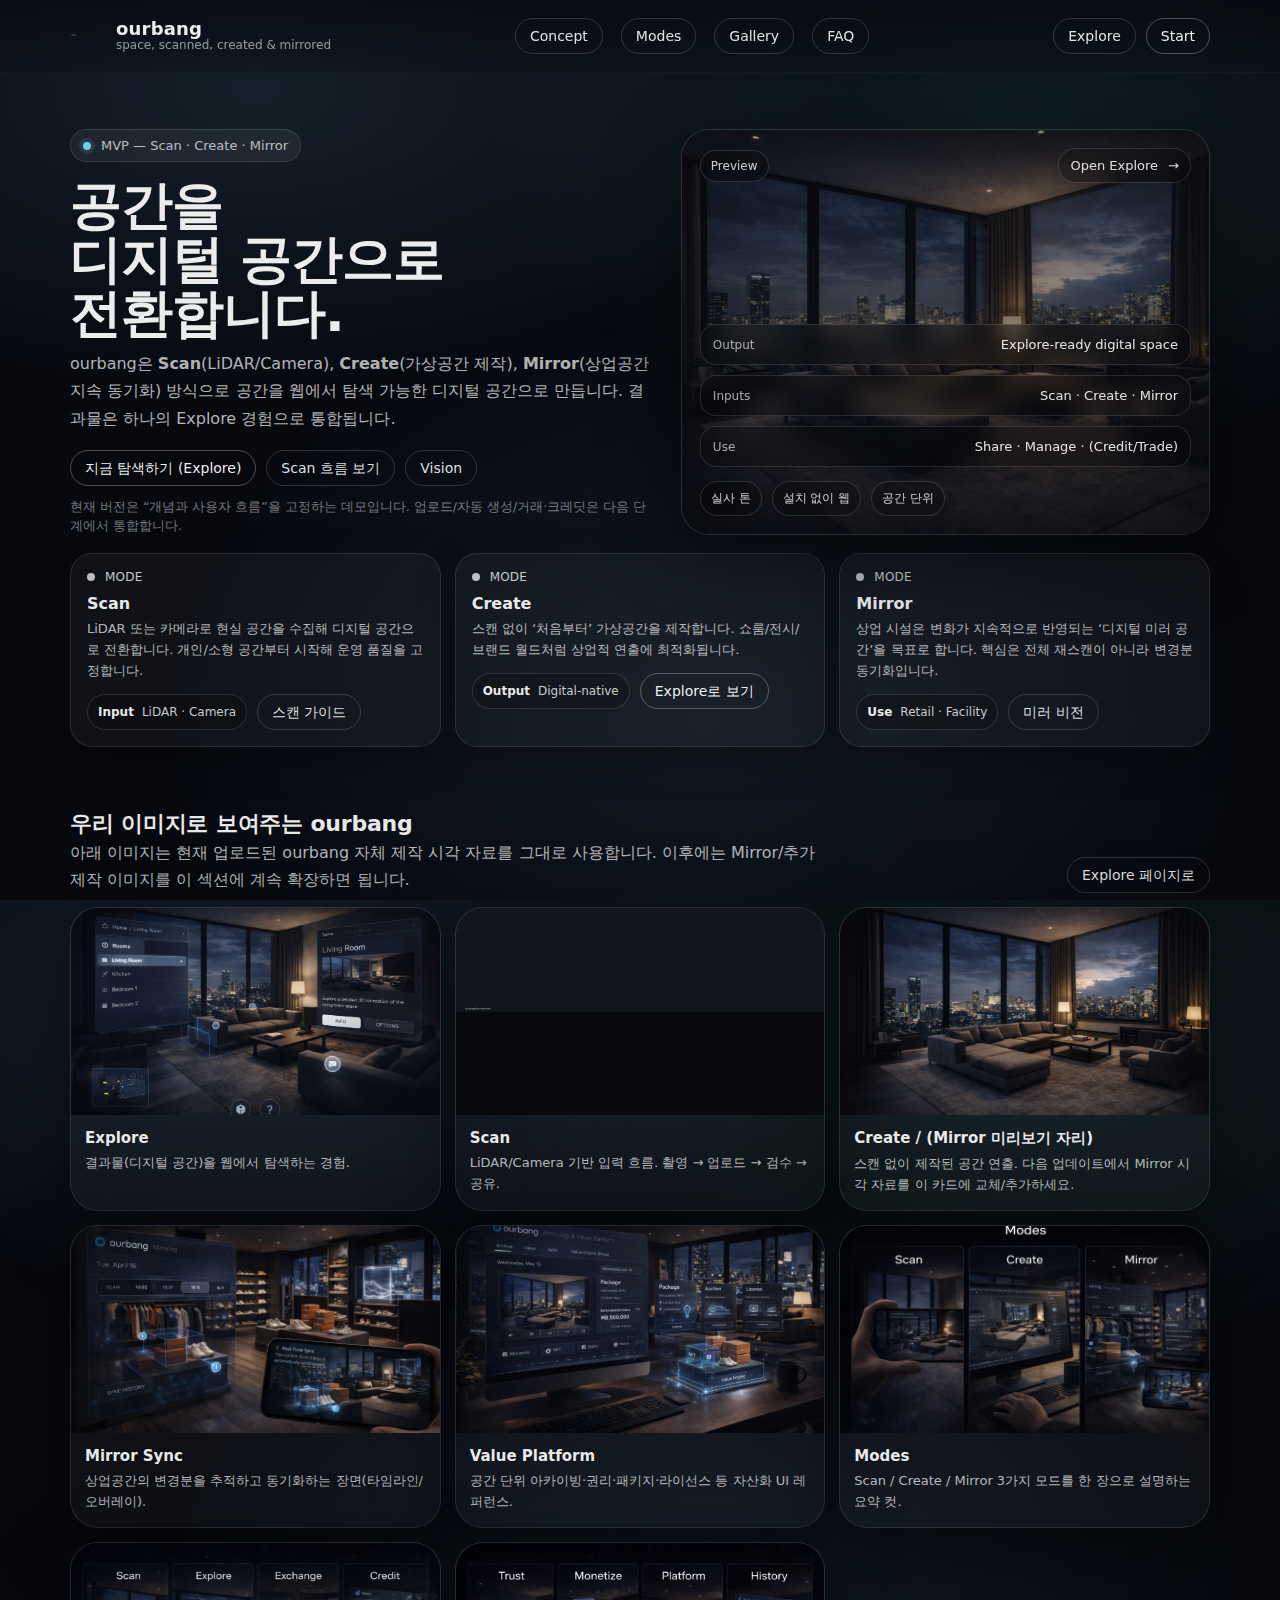
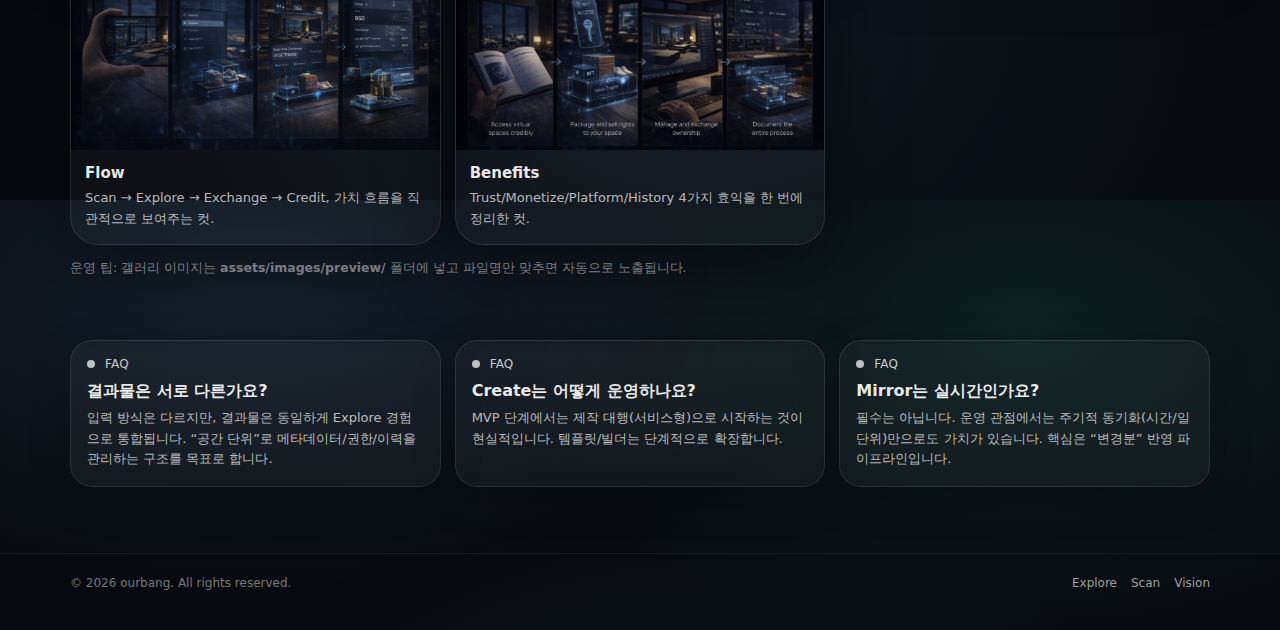
<file: index.html>
<!doctype html>
<html lang="ko">
<head>
  <meta charset="utf-8" />
  <meta name="viewport" content="width=device-width,initial-scale=1" />
  <title>ourbang — space, scanned, created &amp; mirrored</title>
  <meta name="description" content="ourbang은 Scan(LiDAR/Camera), Create(가상공간 제작), Mirror(지속 동기화) 방식으로 공간을 웹에서 탐색 가능한 디지털 공간으로 전환합니다." />

  <!-- Open Graph -->
  <meta property="og:title" content="ourbang" />
  <meta property="og:description" content="Scan · Create · Mirror — 공간을 디지털 자산으로" />
  <meta property="og:type" content="website" />
  <meta property="og:image" content="assets/images/og/og-cover.jpg" />
  <meta name="twitter:card" content="summary_large_image" />

  <!-- Favicon -->
  <link rel="icon" href="assets/images/brand/favicon.png" />

  <!-- Preload key images (optional) -->
  <link rel="preload" as="image" href="assets/images/preview/hero-room.jpg" />
  <link rel="preload" as="image" href="assets/images/preview/explore-shot.jpg" />
  <link rel="preload" as="image" href="assets/images/preview/scan-shot.jpg" />

  <style>
    :root{
      --bg:#07090f;
      --panel: rgba(255,255,255,.06);
      --text: rgba(255,255,255,.92);
      --muted: rgba(255,255,255,.70);
      --muted2: rgba(255,255,255,.55);
      --brand: #7cc6ff;
      --brand2:#4ee0c2;
      --shadow: 0 20px 80px rgba(0,0,0,.45);
      --radius: 22px;
      --radius2: 28px;
      --max: 1180px;
    }
    *{box-sizing:border-box}
    html,body{height:100%}
    body{
      margin:0;
      font-family: ui-sans-serif, system-ui, -apple-system, "Segoe UI", Roboto, "Noto Sans KR", "Apple SD Gothic Neo", sans-serif;
      color: var(--text);
      background:
        radial-gradient(1000px 500px at 20% 10%, rgba(124,198,255,.12), transparent 60%),
        radial-gradient(900px 520px at 80% 15%, rgba(78,224,194,.10), transparent 60%),
        radial-gradient(900px 700px at 55% 80%, rgba(124,198,255,.08), transparent 60%),
        var(--bg);
      overflow-x:hidden;
    }
    a{color:inherit; text-decoration:none}
    .wrap{max-width:var(--max); margin:0 auto; padding:0 20px}

    /* Top bar */
    .topbar{
      position: sticky; top:0; z-index: 20;
      backdrop-filter: blur(14px);
      background: linear-gradient(to bottom, rgba(7,9,15,.72), rgba(7,9,15,.22));
      border-bottom: 1px solid rgba(255,255,255,.06);
    }
    .nav{display:flex; align-items:center; justify-content:space-between; height:72px}
    .brand{display:flex; align-items:center; gap:12px; min-width:220px}
    .brand img{width:34px; height:34px; object-fit:contain; filter: drop-shadow(0 8px 18px rgba(0,0,0,.45))}
    .brand .name{display:flex; flex-direction:column; line-height:1.05}
    .brand .name strong{font-size:18px; letter-spacing:.2px}
    .brand .name span{font-size:12px; color: var(--muted2)}

    .menu{display:flex; align-items:center; gap:18px}
    .menu a{font-size:14px; color: var(--muted); padding:10px 10px; border-radius: 12px}
    .menu a:hover{background: rgba(255,255,255,.05); color: var(--text)}

    .actions{display:flex; align-items:center; gap:10px}
    .btn{
      display:inline-flex; align-items:center; justify-content:center;
      gap:10px;
      border:1px solid rgba(255,255,255,.12);
      background: rgba(255,255,255,.04);
      color: var(--text);
      padding: 11px 14px;
      border-radius: 999px;
      font-size: 14px;
      cursor:pointer;
      transition: transform .15s ease, background .15s ease, border-color .15s ease;
      user-select:none;
      white-space:nowrap;
    }
    .btn:hover{transform: translateY(-1px); background: rgba(255,255,255,.06); border-color: rgba(255,255,255,.18)}
    .btn.primary{
      background: linear-gradient(135deg, rgba(124,198,255,.28), rgba(78,224,194,.22));
      border-color: rgba(124,198,255,.28);
    }
    .btn.primary:hover{background: linear-gradient(135deg, rgba(124,198,255,.35), rgba(78,224,194,.28));}

    @media (max-width: 980px){
      .menu{display:none}
      .brand{min-width:auto}
    }

    /* Hero */
    .hero{padding: 56px 0 22px;}
    .heroGrid{display:grid; grid-template-columns: 1.05fr .95fr; gap: 26px; align-items: stretch;}
    @media (max-width: 980px){ .heroGrid{grid-template-columns:1fr; gap:18px} }

    .pill{display:inline-flex; align-items:center; gap:10px; background: rgba(255,255,255,.06); border:1px solid rgba(255,255,255,.10); padding: 8px 12px; border-radius: 999px; color: var(--muted); font-size: 13px; width: fit-content;}
    .dot{width:8px; height:8px; border-radius:999px; background: linear-gradient(135deg, var(--brand), var(--brand2)); box-shadow: 0 0 0 4px rgba(124,198,255,.12);}
    h1{margin: 16px 0 10px; font-size: 52px; line-height: 1.04; letter-spacing: -1px;}
    @media (max-width: 520px){ h1{font-size: 38px} }
    .lead{margin: 0 0 18px; max-width: 640px; color: var(--muted); font-size: 16px; line-height: 1.7;}
    .heroBtns{display:flex; flex-wrap:wrap; gap:10px; margin-top: 14px}
    .note{margin-top: 12px; color: rgba(255,255,255,.45); font-size: 12.5px; line-height: 1.5}

    /* Preview card */
    .previewCard{position: relative; border-radius: var(--radius2); overflow:hidden; border: 1px solid rgba(255,255,255,.10); background: rgba(255,255,255,.03); box-shadow: var(--shadow); min-height: 360px;}
    .previewBg{position:absolute; inset:0; background-image: linear-gradient(180deg, rgba(7,9,15,.22), rgba(7,9,15,.72)), url("assets/images/preview/hero-room.jpg"); background-size: cover; background-position: center; transform: scale(1.03);}
    .previewInner{position: relative; height:100%; padding: 18px; display:flex; flex-direction:column; justify-content:space-between;}
    .tag{font-size: 12px; color: rgba(255,255,255,.78); padding: 8px 10px; border:1px solid rgba(255,255,255,.14); background: rgba(0,0,0,.22); border-radius: 999px; backdrop-filter: blur(10px); width: fit-content;}
    .previewTop{display:flex; align-items:center; justify-content:space-between; gap:12px}
    .previewCTA{display:flex; align-items:center; gap:10px; padding: 9px 11px; border-radius: 999px; border:1px solid rgba(255,255,255,.14); background: rgba(0,0,0,.22); color: rgba(255,255,255,.85); font-size: 13px; backdrop-filter: blur(10px);}
    .previewCTA:hover{background: rgba(0,0,0,.28)}
    .kv{display:grid; grid-template-columns: 110px 1fr; gap: 10px; align-items:center; padding: 12px 12px; background: rgba(0,0,0,.20); border: 1px solid rgba(255,255,255,.12); border-radius: 16px; backdrop-filter: blur(10px);}
    .kv div:first-child{color: rgba(255,255,255,.62); font-size: 12px}
    .kv div:last-child{color: rgba(255,255,255,.88); font-size: 13px; text-align:right}

    /* Sections */
    .section{padding: 18px 0 44px}
    .cards{display:grid; grid-template-columns: repeat(3, 1fr); gap: 14px;}
    @media (max-width: 980px){ .cards{grid-template-columns:1fr} }
    .card{border-radius: var(--radius); border: 1px solid rgba(255,255,255,.10); background: rgba(255,255,255,.04); padding: 16px 16px; box-shadow: 0 12px 40px rgba(0,0,0,.24);}
    .card .k{display:flex; align-items:center; gap:10px; color: rgba(255,255,255,.78); font-size: 12px; letter-spacing:.2px}
    .card .k .miniDot{width:8px; height:8px; border-radius:999px; background: rgba(255,255,255,.72)}
    .card h3{margin:10px 0 6px; font-size: 16px}
    .card p{margin:0; color: var(--muted); font-size: 13px; line-height: 1.6}
    .ctaRow{display:flex; gap:10px; flex-wrap:wrap; margin-top:12px}
    .badge{display:inline-flex; align-items:center; gap:8px; padding:7px 10px; border-radius:999px; border:1px solid rgba(255,255,255,.12); background:rgba(0,0,0,.18); color:rgba(255,255,255,.78); font-size:12px}
    .badge b{color:rgba(255,255,255,.92); font-weight:600}

    /* Gallery */
    .galleryHead{display:flex; align-items:flex-end; justify-content:space-between; gap:12px; flex-wrap:wrap; margin-bottom:14px}
    .galleryTitle{margin:0; font-size:22px; letter-spacing:-.2px}
    .galleryLead{margin:0; color:var(--muted); line-height:1.7; max-width:760px}
    .galleryGrid{display:grid; grid-template-columns: repeat(3, 1fr); gap: 14px;}
    @media (max-width: 980px){ .galleryGrid{grid-template-columns:1fr} }
    .shot{
      border-radius: var(--radius2);
      overflow:hidden;
      border: 1px solid rgba(255,255,255,.10);
      background: rgba(255,255,255,.03);
      box-shadow: var(--shadow);
    }
    .shot .img{
      width:100%;
      aspect-ratio: 16/9;
      background-size: cover;
      background-position:center;
      filter: saturate(1.02) contrast(1.02);
    }
    .shot .body{padding: 14px;}
    .shot h4{margin:0 0 6px; font-size:15px}
    .shot p{margin:0; color: var(--muted); font-size: 13px; line-height:1.6}

    .foot{padding: 22px 0 40px; color: rgba(255,255,255,.45); font-size: 12px; border-top: 1px solid rgba(255,255,255,.06);}
    .footRow{display:flex; justify-content:space-between; gap:12px; flex-wrap:wrap}
    .mutelink{color: rgba(255,255,255,.60)}
    .mutelink:hover{color: rgba(255,255,255,.85)}
  </style>
  <link rel="stylesheet" href="assets/css/site.css" />
</head>

<body>
  <header class="topbar">
    <div class="wrap">
      <div class="nav">
        <a class="brand" href="index.html">
          <img src="assets/images/brand/ourbang-logo.png" alt="ourbang logo" onerror="this.style.display='none'">
          <div class="name">
            <strong>ourbang</strong>
            <span>space, scanned, created &amp; mirrored</span>
          </div>
        </a>

        <nav class="menu" aria-label="Primary">
          <a href="#concept">Concept</a>
          <a href="#modes">Modes</a>
          <a href="#gallery">Gallery</a>
          <a href="#faq">FAQ</a>
        </nav>

        <div class="actions">
          <a class="btn" href="explore.html">Explore</a>
          <a class="btn primary" href="#modes">Start</a>
        </div>
      </div>
    </div>
  </header>

  <main>
    <section class="hero" id="concept">
      <div class="wrap">
        <div class="heroGrid">
          <div>
            <div class="pill"><span class="dot"></span> MVP — Scan · Create · Mirror</div>
            <h1>공간을<br/>디지털 공간으로<br/>전환합니다.</h1>
            <p class="lead">
              ourbang은 <b>Scan</b>(LiDAR/Camera), <b>Create</b>(가상공간 제작), <b>Mirror</b>(상업공간 지속 동기화) 방식으로
              공간을 웹에서 탐색 가능한 디지털 공간으로 만듭니다. 결과물은 하나의 Explore 경험으로 통합됩니다.
            </p>

            <div class="heroBtns">
              <a class="btn primary" href="explore.html">지금 탐색하기 (Explore)</a>
              <a class="btn" href="scan.html">Scan 흐름 보기</a>
              <a class="btn" href="vision.html">Vision</a>
            </div>

            <div class="note">
              현재 버전은 “개념과 사용자 흐름”을 고정하는 데모입니다. 업로드/자동 생성/거래·크레딧은 다음 단계에서 통합합니다.
            </div>
          </div>

          <div class="previewCard" aria-label="Preview card">
            <div class="previewBg" role="img" aria-label="room preview background"></div>
            <div class="previewInner">
              <div class="previewTop">
                <div class="tag">Preview</div>
                <a class="previewCTA" href="explore.html" aria-label="Explore preview">
                  Open Explore <span aria-hidden="true">→</span>
                </a>
              </div>

              <div style="display:grid; gap:10px">
                <div class="kv"><div>Output</div><div>Explore-ready digital space</div></div>
                <div class="kv"><div>Inputs</div><div>Scan · Create · Mirror</div></div>
                <div class="kv"><div>Use</div><div>Share · Manage · (Credit/Trade)</div></div>
                <div style="display:flex; gap:10px; flex-wrap:wrap; margin-top:4px">
                  <span class="tag">실사 톤</span>
                  <span class="tag">설치 없이 웹</span>
                  <span class="tag">공간 단위</span>
                </div>
              </div>
            </div>
          </div>
        </div>

        <section class="section" id="modes" aria-label="Modes">
          <div class="cards">
            <div class="card">
              <div class="k"><span class="miniDot"></span> MODE</div>
              <h3>Scan</h3>
              <p>LiDAR 또는 카메라로 현실 공간을 수집해 디지털 공간으로 전환합니다. 개인/소형 공간부터 시작해 운영 품질을 고정합니다.</p>
              <div class="ctaRow">
                <span class="badge"><b>Input</b> LiDAR · Camera</span>
                <a class="btn" href="scan.html">스캔 가이드</a>
              </div>
            </div>

            <div class="card">
              <div class="k"><span class="miniDot"></span> MODE</div>
              <h3>Create</h3>
              <p>스캔 없이 ‘처음부터’ 가상공간을 제작합니다. 쇼룸/전시/브랜드 월드처럼 상업적 연출에 최적화됩니다.</p>
              <div class="ctaRow">
                <span class="badge"><b>Output</b> Digital-native</span>
                <a class="btn primary" href="explore.html">Explore로 보기</a>
              </div>
            </div>

            <div class="card">
              <div class="k"><span class="miniDot"></span> MODE</div>
              <h3>Mirror</h3>
              <p>상업 시설은 변화가 지속적으로 반영되는 ‘디지털 미러 공간’을 목표로 합니다. 핵심은 전체 재스캔이 아니라 변경분 동기화입니다.</p>
              <div class="ctaRow">
                <span class="badge"><b>Use</b> Retail · Facility</span>
                <a class="btn" href="vision.html">미러 비전</a>
              </div>
            </div>
          </div>
        </section>

        <section class="section" id="gallery" aria-label="Gallery">
          <div class="galleryHead">
            <div>
              <h2 class="galleryTitle">우리 이미지로 보여주는 ourbang</h2>
              <p class="galleryLead">
                아래 이미지는 현재 업로드된 ourbang 자체 제작 시각 자료를 그대로 사용합니다.
                이후에는 Mirror/추가 제작 이미지를 이 섹션에 계속 확장하면 됩니다.
              </p>
            </div>
            <a class="btn" href="explore.html">Explore 페이지로</a>
          </div>

          <div class="galleryGrid">
            <article class="shot">
              <div class="img" style="background-image:url('assets/images/preview/explore-shot.jpg')" role="img" aria-label="Explore visual"></div>
              <div class="body">
                <h4>Explore</h4>
                <p>결과물(디지털 공간)을 웹에서 탐색하는 경험.</p>
              </div>
            </article>

            <article class="shot">
              <div class="img" style="background-image:url('assets/images/preview/scan-shot.jpg')" role="img" aria-label="Scan visual"></div>
              <div class="body">
                <h4>Scan</h4>
                <p>LiDAR/Camera 기반 입력 흐름. 촬영 → 업로드 → 검수 → 공유.</p>
              </div>
            </article>

            <article class="shot">
              <div class="img" style="background-image:url('assets/images/preview/hero-room.jpg')" role="img" aria-label="Create or hero visual"></div>
              <div class="body">
                <h4>Create / (Mirror 미리보기 자리)</h4>
                <p>스캔 없이 제작된 공간 연출. 다음 업데이트에서 Mirror 시각 자료를 이 카드에 교체/추가하세요.</p>
              </div>
            </article>
          

<article class="shot">
  <div class="img" style="background-image:url('assets/images/gallery/mirror-sync.png')" role="img" aria-label="Mirror sync visual"></div>
  <div class="body">
    <h4>Mirror Sync</h4>
    <p>상업공간의 변경분을 추적하고 동기화하는 장면(타임라인/오버레이).</p>
  </div>
</article>

<article class="shot">
  <div class="img" style="background-image:url('assets/images/gallery/value-platform.png')" role="img" aria-label="Value platform visual"></div>
  <div class="body">
    <h4>Value Platform</h4>
    <p>공간 단위 아카이빙·권리·패키지·라이선스 등 자산화 UI 레퍼런스.</p>
  </div>
</article>

<article class="shot">
  <div class="img" style="background-image:url('assets/images/gallery/modes-scan-create-mirror.png')" role="img" aria-label="Modes visual"></div>
  <div class="body">
    <h4>Modes</h4>
    <p>Scan / Create / Mirror 3가지 모드를 한 장으로 설명하는 요약 컷.</p>
  </div>
</article>

<article class="shot">
  <div class="img" style="background-image:url('assets/images/gallery/flow-scan-explore-exchange-credit.png')" role="img" aria-label="Flow visual"></div>
  <div class="body">
    <h4>Flow</h4>
    <p>Scan → Explore → Exchange → Credit, 가치 흐름을 직관적으로 보여주는 컷.</p>
  </div>
</article>

<article class="shot">
  <div class="img" style="background-image:url('assets/images/gallery/benefits-trust-monetize-platform-history.png')" role="img" aria-label="Benefits visual"></div>
  <div class="body">
    <h4>Benefits</h4>
    <p>Trust/Monetize/Platform/History 4가지 효익을 한 번에 정리한 컷.</p>
  </div>
</article>

          </div>

          <div class="note" style="margin-top:14px">
            운영 팁: 갤러리 이미지는 <b>assets/images/preview/</b> 폴더에 넣고 파일명만 맞추면 자동으로 노출됩니다.
          </div>
        </section>

        <section class="section" id="faq" aria-label="FAQ">
          <div class="cards">
            <div class="card">
              <div class="k"><span class="miniDot"></span> FAQ</div>
              <h3>결과물은 서로 다른가요?</h3>
              <p>입력 방식은 다르지만, 결과물은 동일하게 Explore 경험으로 통합됩니다. “공간 단위”로 메타데이터/권한/이력을 관리하는 구조를 목표로 합니다.</p>
            </div>
            <div class="card">
              <div class="k"><span class="miniDot"></span> FAQ</div>
              <h3>Create는 어떻게 운영하나요?</h3>
              <p>MVP 단계에서는 제작 대행(서비스형)으로 시작하는 것이 현실적입니다. 템플릿/빌더는 단계적으로 확장합니다.</p>
            </div>
            <div class="card">
              <div class="k"><span class="miniDot"></span> FAQ</div>
              <h3>Mirror는 실시간인가요?</h3>
              <p>필수는 아닙니다. 운영 관점에서는 주기적 동기화(시간/일 단위)만으로도 가치가 있습니다. 핵심은 “변경분” 반영 파이프라인입니다.</p>
            </div>
          </div>
        </section>
      </div>
    </section>

    <footer class="foot">
      <div class="wrap">
        <div class="footRow">
          <div>© <span id="y"></span> ourbang. All rights reserved.</div>
          <div style="display:flex; gap:14px; flex-wrap:wrap">
            <a class="mutelink" href="explore.html">Explore</a>
            <a class="mutelink" href="scan.html">Scan</a>
            <a class="mutelink" href="vision.html">Vision</a>
          </div>
        </div>
      </div>
    </footer>
  </main>

  <script>
    document.getElementById('y').textContent = new Date().getFullYear();
  </script>
</body>
</html>
</file>
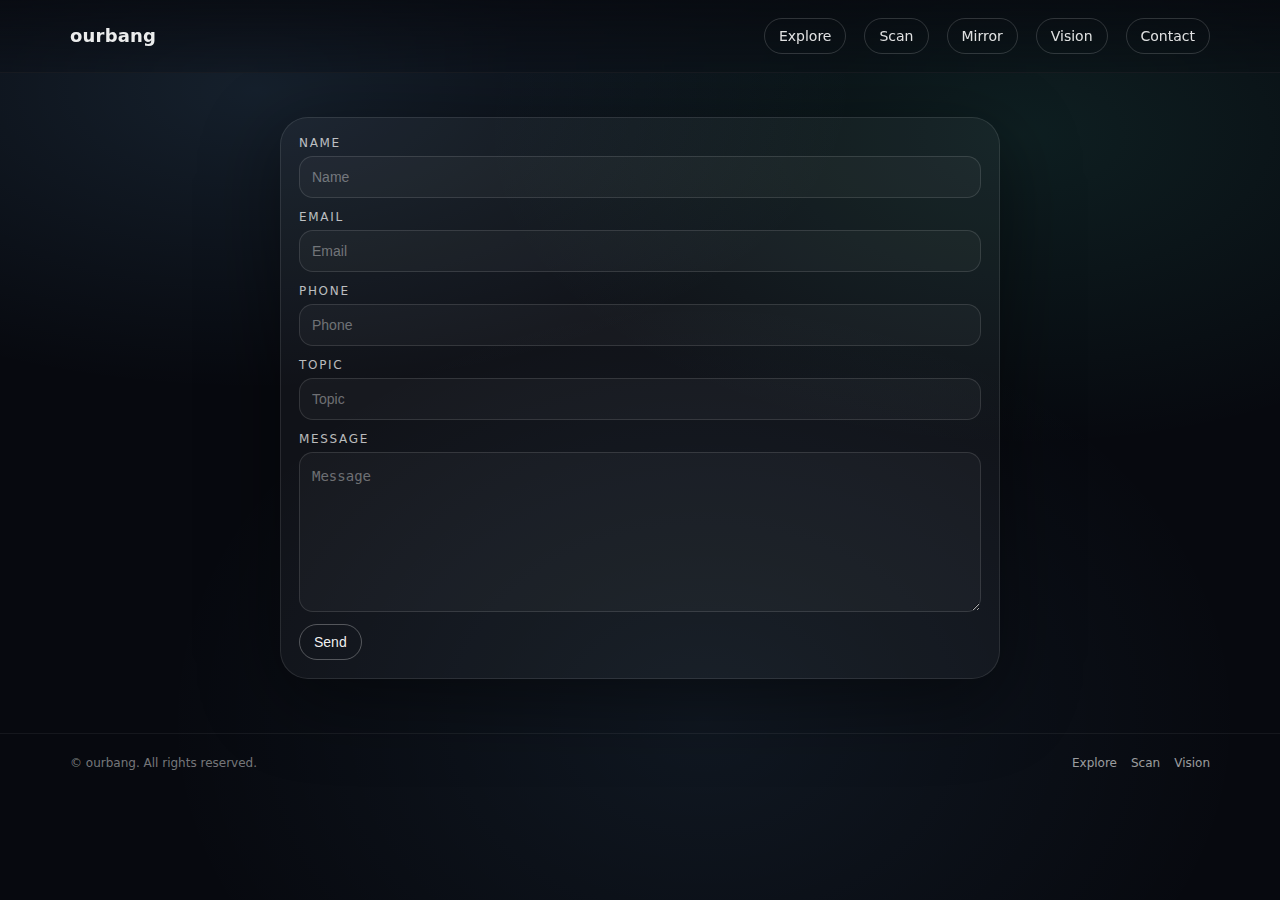
<file: contact.html>
<!DOCTYPE html>
<html lang="ko"><head><meta charset="utf-8"/><meta content="width=device-width,initial-scale=1" name="viewport"/><title>ourbang — Contact</title><meta content="ourbang Contact" name="description"/><meta content="ourbang — Contact" property="og:title"/><meta content="Contact ourbang" property="og:description"/><meta content="website" property="og:type"/><meta content="assets/images/og/og-cover.jpg" property="og:image"/><link href="assets/images/brand/favicon.png" rel="icon"/><style>
:root{
  --bg:#07090f;
  --panel: rgba(255,255,255,.06);
  --text: rgba(255,255,255,.92);
  --muted: rgba(255,255,255,.70);
  --muted2: rgba(255,255,255,.55);
  --brand: #7cc6ff;
  --brand2:#4ee0c2;
  --shadow: 0 20px 80px rgba(0,0,0,.45);
  --radius: 22px;
  --radius2: 28px;
  --max: 1180px;
}
*{box-sizing:border-box}
html,body{height:100%}
body{
  margin:0;
  font-family: ui-sans-serif, system-ui, -apple-system, "Segoe UI", Roboto, "Noto Sans KR", "Apple SD Gothic Neo", sans-serif;
  color: var(--text);
  background:
    radial-gradient(1000px 500px at 20% 10%, rgba(124,198,255,.12), transparent 60%),
    radial-gradient(900px 520px at 80% 15%, rgba(78,224,194,.10), transparent 60%),
    radial-gradient(900px 700px at 55% 80%, rgba(124,198,255,.08), transparent 60%),
    var(--bg);
  overflow-x:hidden;
}
a{color:inherit; text-decoration:none}
.wrap{max-width:var(--max); margin:0 auto; padding:0 20px}

/* Top bar */
.topbar{
  position: sticky; top:0; z-index: 20;
  backdrop-filter: blur(14px);
  background: linear-gradient(to bottom, rgba(7,9,15,.72), rgba(7,9,15,.22));
  border-bottom: 1px solid rgba(255,255,255,.06);
}
.nav{display:flex; align-items:center; justify-content:space-between; height:72px}
.brand{display:flex; align-items:center; gap:12px; min-width:220px}
.brand img{width:34px; height:34px; object-fit:contain; filter: drop-shadow(0 8px 18px rgba(0,0,0,.45))}
.brand .name{display:flex; flex-direction:column; line-height:1.05}
.brand .name strong{font-size:18px; letter-spacing:.2px}
.brand .name span{font-size:12px; color: var(--muted2)}

.menu{display:flex; align-items:center; gap:18px}
.menu a{font-size:14px; color: var(--muted); padding:10px 10px; border-radius: 12px}
.menu a:hover{background: rgba(255,255,255,.05); color: var(--text)}

.btn{
  display:inline-flex; align-items:center; justify-content:center;
  gap:10px;
  border:1px solid rgba(255,255,255,.12);
  background: rgba(255,255,255,.04);
  color: var(--text);
  padding: 11px 14px;
  border-radius: 999px;
  font-size: 14px;
  cursor:pointer;
  transition: transform .15s ease, background .15s ease, border-color .15s ease;
  user-select:none;
  white-space:nowrap;
}
.btn:hover{transform: translateY(-1px); background: rgba(255,255,255,.06); border-color: rgba(255,255,255,.18)}
.btn.primary{
  background: linear-gradient(135deg, rgba(124,198,255,.28), rgba(78,224,194,.22));
  border-color: rgba(124,198,255,.28);
}
.btn.primary:hover{background: linear-gradient(135deg, rgba(124,198,255,.35), rgba(78,224,194,.28));}

@media (max-width: 980px){ .brand{min-width:auto} }

/* Footer */
.foot{padding: 22px 0 40px; color: rgba(255,255,255,.45); font-size: 12px; border-top: 1px solid rgba(255,255,255,.06);}
.footRow{display:flex; justify-content:space-between; gap:12px; flex-wrap:wrap}
.mutelink{color: rgba(255,255,255,.60)}
.mutelink:hover{color: rgba(255,255,255,.85)}


/* Page: Contact (form only) */
.mainPad{padding: 44px 0 54px}
.formCard{
  border-radius: var(--radius2);
  border: 1px solid rgba(255,255,255,.10);
  background: rgba(255,255,255,.04);
  box-shadow: var(--shadow);
  padding: 18px;
  max-width: 720px;
  margin: 0 auto;
}
.field{display:flex; flex-direction:column; gap:6px; margin-bottom:12px}
label{font-size:12px; color: rgba(255,255,255,.72); letter-spacing:.14em; text-transform:uppercase}
input, textarea{
  width:100%;
  border-radius: 14px;
  border:1px solid rgba(255,255,255,.12);
  background: rgba(255,255,255,.03);
  color: var(--text);
  padding: 12px 12px;
  font-size: 14px;
  outline: none;
}
textarea{min-height: 160px; resize: vertical; line-height: 1.6}
input:focus, textarea:focus{border-color: rgba(124,198,255,.35); box-shadow: 0 0 0 4px rgba(124,198,255,.10)}
::placeholder{color: rgba(255,255,255,.38)}
.actionsRow{display:flex; gap:10px; flex-wrap:wrap; margin-top: 8px}


/* ===== Global header/footer stability (match index) ===== */
@media (max-width: 760px){
  .nav{height:72px}
  .menu{
    gap:10px;
    flex-wrap:nowrap;
    overflow-x:auto;
    -webkit-overflow-scrolling:touch;
    scrollbar-width:none;
  }
  .menu::-webkit-scrollbar{display:none}
  .menu a{padding:10px 8px}
  /* footer links: keep single-line, scroll instead of wrapping */
  .footRow > div:last-child{
    flex-wrap:nowrap !important;
    overflow-x:auto;
    white-space:nowrap;
    -webkit-overflow-scrolling:touch;
    scrollbar-width:none;
    max-width:100%;
  }
  .footRow > div:last-child::-webkit-scrollbar{display:none}
}

</style><link href="assets/css/site.css?v=22" rel="stylesheet"/></head><body><header class="topbar">
<div class="wrap">
<div class="nav">
<a class="brand" href="index.html">
<div class="name">
<strong>ourbang</strong>
</div>
</a>
<nav aria-label="Primary" class="menu">
<a href="explore.html">Explore</a>
<a href="scan.html">Scan</a>
<a href="mirror.html">Mirror</a>
<a href="vision.html">Vision</a>
<a href="contact.html">Contact</a>
</nav>
</div>
</div>
</header><main><section class="mainPad"><div class="wrap"><div class="formCard"><form autocomplete="on" id="contactForm"><div class="field"><label for="name">Name</label><input id="name" name="name" placeholder="Name" type="text"/></div><div class="field"><label for="email">Email</label><input id="email" name="email" placeholder="Email" required="required" type="email"/></div><div class="field"><label for="phone">Phone</label><input id="phone" name="phone" placeholder="Phone" type="tel"/></div><div class="field"><label for="topic">Topic</label><input id="topic" name="topic" placeholder="Topic" type="text"/></div><div class="field"><label for="message">Message</label><textarea id="message" name="message" placeholder="Message"></textarea></div><div class="actionsRow"><button class="btn primary" type="submit">Send</button></div></form></div></div></section></main><footer class="foot">
<div class="wrap">
<div class="footRow">
<div>© <span id="y"></span> ourbang. All rights reserved.</div>
<div style="display:flex; gap:14px; flex-wrap:wrap">
<a class="mutelink" href="explore.html">Explore</a>
<a class="mutelink" href="scan.html">Scan</a>
<a class="mutelink" href="vision.html">Vision</a>
</div>
</div>
</div>
</footer><script>
(function(){
  const RECIPIENT = "hello@ourbang.com";
  const form = document.getElementById("contactForm");
  form.addEventListener("submit", function(e){
    e.preventDefault();
    const v = (id)=> (document.getElementById(id).value || "").trim();
    const name = v("name");
    const email = v("email");
    const phone = v("phone");
    const topic = v("topic");
    const message = v("message");

    const subject = topic ? ("[ourbang] " + topic) : "[ourbang] Contact";
    const body =
      "name: " + name + "\n" +
      "email: " + email + "\n" +
      "phone: " + phone + "\n" +
      "topic: " + topic + "\n\n" +
      message;

    const url = "mailto:" + encodeURIComponent(RECIPIENT)
      + "?subject=" + encodeURIComponent(subject)
      + "&body=" + encodeURIComponent(body);

    window.location.href = url;
  });
})();
</script></body></html>
</file>
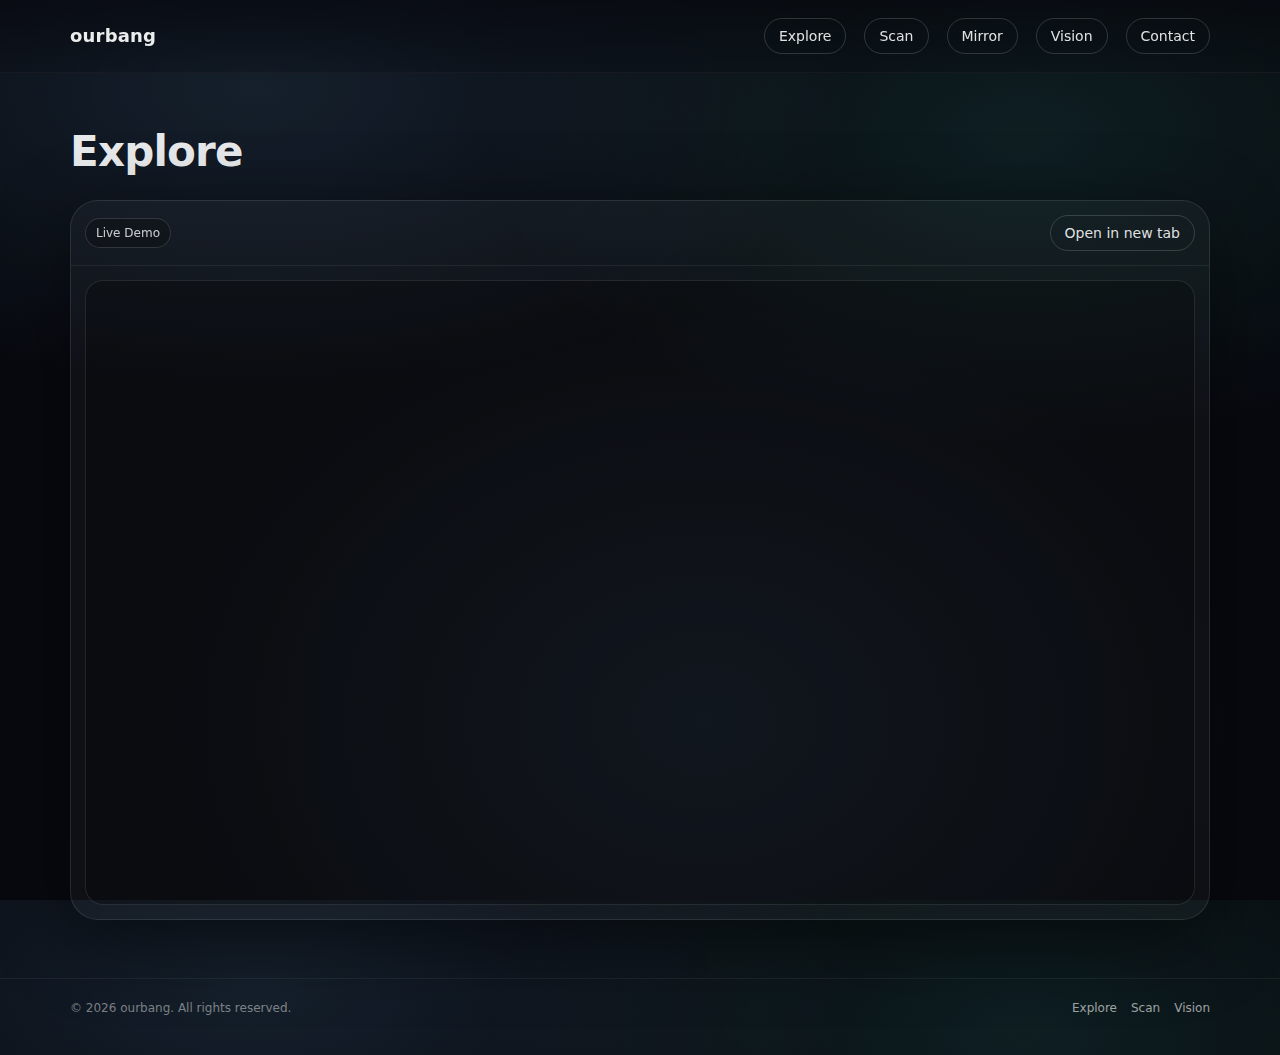
<file: explore.html>
<!doctype html>
<html lang="ko">
<head>
  <meta charset="utf-8" />
  <meta name="viewport" content="width=device-width,initial-scale=1" />
  <title>ourbang — Explore</title>
  <meta name="description" content="ourbang Explore — 스캔/제작/미러 공간을 웹에서 탐색합니다." />

  <meta property="og:title" content="ourbang — Explore" />
  <meta property="og:description" content="Explore-ready digital space" />
  <meta property="og:type" content="website" />
  <meta property="og:image" content="assets/images/og/og-cover.jpg" />
  <meta name="twitter:card" content="summary_large_image" />

  <link rel="icon" href="assets/images/brand/favicon.png" />

  <style>
    :root{
      --bg:#07090f;
      --panel: rgba(255,255,255,.06);
      --text: rgba(255,255,255,.92);
      --muted: rgba(255,255,255,.70);
      --muted2: rgba(255,255,255,.55);
      --brand: #7cc6ff;
      --brand2:#4ee0c2;
      --shadow: 0 20px 80px rgba(0,0,0,.45);
      --radius: 22px;
      --radius2: 28px;
      --max: 1180px;
    }
    *{box-sizing:border-box}
    body{
      margin:0;
      font-family: ui-sans-serif, system-ui, -apple-system, "Segoe UI", Roboto, "Noto Sans KR", "Apple SD Gothic Neo", sans-serif;
      color: var(--text);
      background:
        radial-gradient(1000px 500px at 20% 10%, rgba(124,198,255,.12), transparent 60%),
        radial-gradient(900px 520px at 80% 15%, rgba(78,224,194,.10), transparent 60%),
        radial-gradient(900px 700px at 55% 80%, rgba(124,198,255,.08), transparent 60%),
        var(--bg);
      overflow-x:hidden;
    }
    a{color:inherit; text-decoration:none}
    .wrap{max-width:var(--max); margin:0 auto; padding:0 20px}

    .topbar{
      position: sticky; top:0; z-index: 20;
      backdrop-filter: blur(14px);
      background: linear-gradient(to bottom, rgba(7,9,15,.72), rgba(7,9,15,.22));
      border-bottom: 1px solid rgba(255,255,255,.06);
    }
    .nav{display:flex; align-items:center; justify-content:space-between; height:72px}
    .brand{display:flex; align-items:center; gap:12px; min-width:220px}
    .brand img{width:34px; height:34px; object-fit:contain; filter: drop-shadow(0 8px 18px rgba(0,0,0,.45));}
    .brand .name{display:flex; flex-direction:column; line-height:1.05}
    .brand .name strong{font-size:18px; letter-spacing:.2px}
    .brand .name span{font-size:12px; color: var(--muted2)}
    .menu{display:flex; align-items:center; gap:18px}
    .menu a{font-size:14px; color: var(--muted); padding:10px 10px; border-radius: 12px}
    .menu a:hover{background: rgba(255,255,255,.05); color: var(--text)}
    @media (max-width: 980px){ .brand{min-width:auto} }

    .btn{
      display:inline-flex; align-items:center; justify-content:center;
      gap:10px;
      border:1px solid rgba(255,255,255,.12);
      background: rgba(255,255,255,.04);
      color: var(--text);
      padding: 11px 14px;
      border-radius: 999px;
      font-size: 14px;
      cursor:pointer;
      transition: transform .15s ease, background .15s ease, border-color .15s ease;
      user-select:none;
    }
    .btn:hover{transform: translateY(-1px); background: rgba(255,255,255,.06); border-color: rgba(255,255,255,.18)}
    .btn.primary{
      background: linear-gradient(135deg, rgba(124,198,255,.28), rgba(78,224,194,.22));
      border-color: rgba(124,198,255,.28);
    }

    .hero{padding: 44px 0 14px;}
    h1{margin: 12px 0 10px; font-size: 42px; line-height:1.08; letter-spacing:-.8px}
    .lead{margin:0; color: var(--muted); line-height:1.7; max-width:780px}
    .actionsRow{display:flex; gap:10px; flex-wrap:wrap; margin-top:14px}

    .grid{display:grid; grid-template-columns: 1fr; gap: 14px; align-items:stretch; padding: 16px 0 44px}
    @media (max-width: 980px){ .grid{grid-template-columns:1fr} }

    .panel{
      border-radius: var(--radius2);
      overflow:hidden;
      border: 1px solid rgba(255,255,255,.10);
      background: rgba(255,255,255,.03);
      box-shadow: var(--shadow);
    }
    .panelHeader{display:flex; justify-content:space-between; align-items:center; gap:10px; padding: 14px 14px; border-bottom: 1px solid rgba(255,255,255,.07)}
    .tag{font-size:12px; color: rgba(255,255,255,.78); padding: 7px 10px; border:1px solid rgba(255,255,255,.14); background: rgba(0,0,0,.22); border-radius:999px; backdrop-filter: blur(10px);}
    .panelBody{padding: 14px;}

    .embedWrap{position:relative; width:100%; max-width: 1120px; margin: 0 auto; aspect-ratio: 16/9; border-radius: 18px; overflow:hidden; border:1px solid rgba(255,255,255,.10); background: rgba(0,0,0,.25);}
    iframe{position:absolute; inset:0; width:100%; height:100%; border:0;}
    .hint{margin-top:10px; color: rgba(255,255,255,.55); font-size:12.5px; line-height:1.5}

    .card{border-radius: var(--radius); border: 1px solid rgba(255,255,255,.10); background: rgba(255,255,255,.04); padding: 14px 14px; box-shadow: 0 12px 40px rgba(0,0,0,.24);}
    .card h3{margin:0 0 6px; font-size:16px}
    .card p{margin:0; color: var(--muted); font-size:13px; line-height:1.6}
    .card + .card{margin-top:12px}

    .foot{padding: 22px 0 40px; color: rgba(255,255,255,.45); font-size: 12px; border-top: 1px solid rgba(255,255,255,.06);}
    .footRow{display:flex; justify-content:space-between; gap:12px; flex-wrap:wrap}
    .mutelink{color: rgba(255,255,255,.60)}
    .mutelink:hover{color: rgba(255,255,255,.85)}
  </style>
  <link rel="stylesheet" href="assets/css/site.css?v=22" />
</head>
<body>
<header class="topbar">
  <div class="wrap">
    <div class="nav">
      <a class="brand" href="index.html">
        <div class="name">
          <strong>ourbang</strong>
        </div>
      </a>

      <nav class="menu" aria-label="Primary">
        <a href="explore.html">Explore</a>
        <a href="scan.html">Scan</a>
        <a href="mirror.html">Mirror</a>
        <a href="vision.html">Vision</a>
          <a href="contact.html">Contact</a>
        </nav>
    </div>
  </div>
</header>


<main>
    <section class="hero">
      <div class="wrap">
        <h1>Explore</h1>
        
        <div class="grid">
          <section class="panel" aria-label="Embedded demo">
            <div class="panelHeader">
              <div class="tag">Live Demo</div>
              <a class="btn" href="https://arakorea.shop" target="_blank" rel="noopener">Open in new tab</a>
            </div>
            <div class="panelBody">
              <div class="embedWrap">
                <iframe src="https://arakorea.shop" title="ourbang virtual space demo" allow="autoplay; fullscreen; xr-spatial-tracking" allowfullscreen></iframe>
              </div>
              </div>
          </section>

          </div>
      </div>
    </section>

    </main>

<footer class="foot">
  <div class="wrap">
    <div class="footRow">
      <div>© <span id="y"></span> ourbang. All rights reserved.</div>
      <div style="display:flex; gap:14px; flex-wrap:wrap">
        <a class="mutelink" href="explore.html">Explore</a>
        <a class="mutelink" href="scan.html">Scan</a>
        <a class="mutelink" href="vision.html">Vision</a>
      </div>
    </div>
  </div>
</footer>
<script>document.getElementById('y').textContent=new Date().getFullYear()</script>

</body>
</html>
</file>
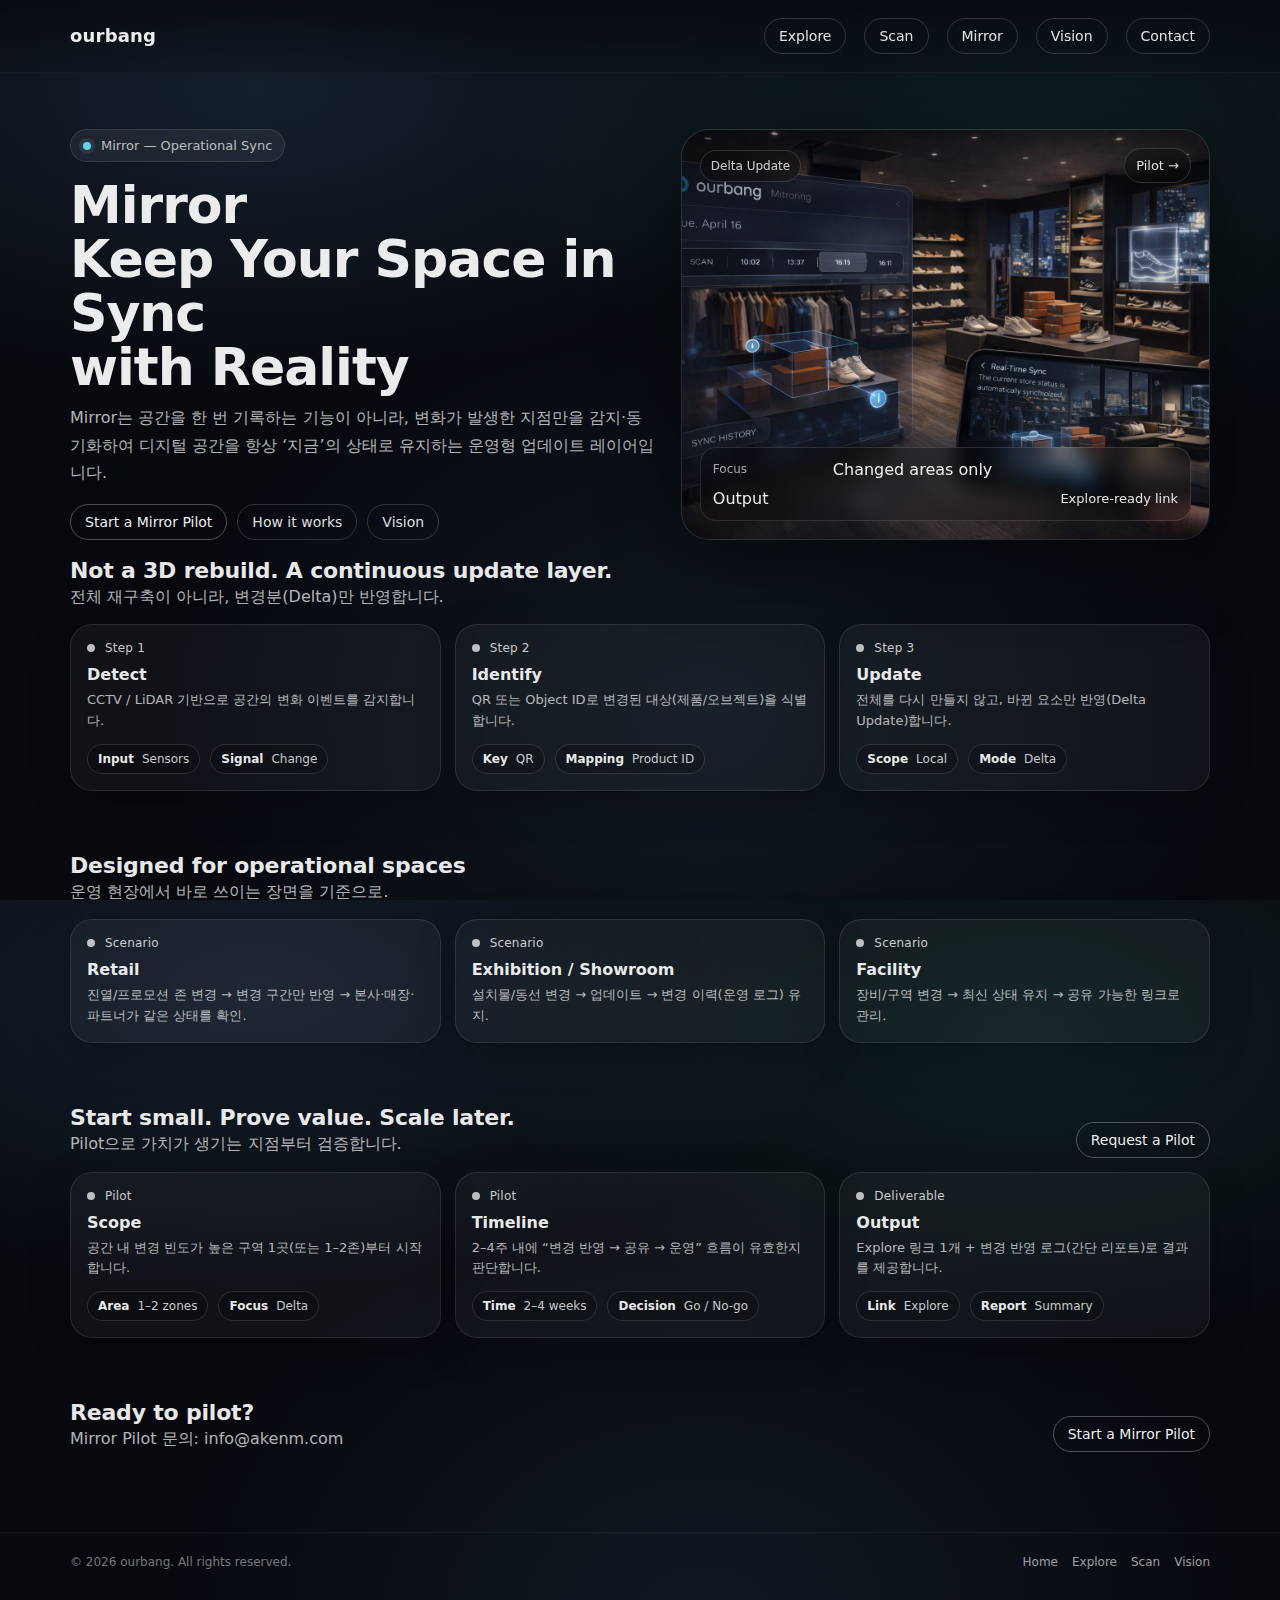
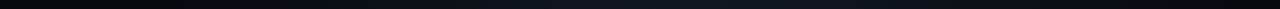
<file: mirror.html>
<!doctype html>
<html lang="ko">
<head>
  <meta charset="utf-8" />
  <meta name="viewport" content="width=device-width,initial-scale=1" />
  <title>ourbang — Mirror</title>
  <meta name="description" content="ourbang은 Scan(LiDAR/Camera), Create(가상공간 제작), Mirror(지속 동기화) 방식으로 공간을 웹에서 탐색 가능한 디지털 공간으로 전환합니다." />

  <meta property="og:title" content="ourbang" />
  <meta property="og:description" content="Scan · Create · Mirror — 공간을 디지털 자산으로" />
  <meta property="og:type" content="website" />
  <meta property="og:image" content="assets/images/og/og-cover.jpg" />
  <meta name="twitter:card" content="summary_large_image" />

  <link rel="icon" href="assets/images/brand/favicon.png" />

  <link rel="preload" as="image" href="assets/images/preview/hero-room.jpg" />
  <link rel="preload" as="image" href="assets/images/preview/explore-shot.jpg" />
  <link rel="preload" as="image" href="assets/images/preview/scan-shot.jpg" />

  <style>
:root{
      --bg:#07090f;
      --panel: rgba(255,255,255,.06);
      --text: rgba(255,255,255,.92);
      --muted: rgba(255,255,255,.70);
      --muted2: rgba(255,255,255,.55);
      --brand: #7cc6ff;
      --brand2:#4ee0c2;
      --shadow: 0 20px 80px rgba(0,0,0,.45);
      --radius: 22px;
      --radius2: 28px;
      --max: 1180px;
    }
    *{box-sizing:border-box}
    html,body{height:100%}
    body{
      margin:0;
      font-family: ui-sans-serif, system-ui, -apple-system, "Segoe UI", Roboto, "Noto Sans KR", "Apple SD Gothic Neo", sans-serif;
      color: var(--text);
      background:
        radial-gradient(1000px 500px at 20% 10%, rgba(124,198,255,.12), transparent 60%),
        radial-gradient(900px 520px at 80% 15%, rgba(78,224,194,.10), transparent 60%),
        radial-gradient(900px 700px at 55% 80%, rgba(124,198,255,.08), transparent 60%),
        var(--bg);
      overflow-x:hidden;
    }
    a{color:inherit; text-decoration:none}
    .wrap{max-width:var(--max); margin:0 auto; padding:0 20px}

    /* Top bar */
    .topbar{
      position: sticky; top:0; z-index: 20;
      backdrop-filter: blur(14px);
      background: linear-gradient(to bottom, rgba(7,9,15,.72), rgba(7,9,15,.22));
      border-bottom: 1px solid rgba(255,255,255,.06);
    }
    .nav{display:flex; align-items:center; justify-content:space-between; height:72px}
    .brand{display:flex; align-items:center; gap:12px; min-width:220px}
    .brand img{width:34px; height:34px; object-fit:contain; filter: drop-shadow(0 8px 18px rgba(0,0,0,.45))}
    .brand .name{display:flex; flex-direction:column; line-height:1.05}
    .brand .name strong{font-size:18px; letter-spacing:.2px}
    .brand .name span{font-size:12px; color: var(--muted2)}

    .menu{display:flex; align-items:center; gap:18px}
    .menu a{font-size:14px; color: var(--muted); padding:10px 10px; border-radius: 12px}
    .menu a:hover{background: rgba(255,255,255,.05); color: var(--text)}

    .actions{display:flex; align-items:center; gap:10px}
    .btn{
      display:inline-flex; align-items:center; justify-content:center;
      gap:10px;
      border:1px solid rgba(255,255,255,.12);
      background: rgba(255,255,255,.04);
      color: var(--text);
      padding: 11px 14px;
      border-radius: 999px;
      font-size: 14px;
      cursor:pointer;
      transition: transform .15s ease, background .15s ease, border-color .15s ease;
      user-select:none;
      white-space:nowrap;
    }
    .btn:hover{transform: translateY(-1px); background: rgba(255,255,255,.06); border-color: rgba(255,255,255,.18)}
    .btn.primary{
      background: linear-gradient(135deg, rgba(124,198,255,.28), rgba(78,224,194,.22));
      border-color: rgba(124,198,255,.28);
    }
    .btn.primary:hover{background: linear-gradient(135deg, rgba(124,198,255,.35), rgba(78,224,194,.28));}

    /* Hero */
    .hero{padding: 56px 0 22px;}
    .heroGrid{display:grid; grid-template-columns: 1.05fr .95fr; gap: 26px; align-items: stretch;}
    @media (max-width: 980px){ .heroGrid{grid-template-columns:1fr; gap:18px} }

    .pill{display:inline-flex; align-items:center; gap:10px; background: rgba(255,255,255,.06); border:1px solid rgba(255,255,255,.10); padding: 8px 12px; border-radius: 999px; color: var(--muted); font-size: 13px; width: fit-content;}
    .dot{width:8px; height:8px; border-radius:999px; background: linear-gradient(135deg, var(--brand), var(--brand2)); box-shadow: 0 0 0 4px rgba(124,198,255,.12);}
    h1{margin: 16px 0 10px; font-size: 52px; line-height: 1.04; letter-spacing: -1px;}
    @media (max-width: 520px){ h1{font-size: 38px} }
    .lead{margin: 0 0 18px; max-width: 640px; color: var(--muted); font-size: 16px; line-height: 1.7;}
    .heroBtns{display:flex; flex-wrap:wrap; gap:10px; margin-top: 14px}
    .note{margin-top: 12px; color: rgba(255,255,255,.45); font-size: 12.5px; line-height: 1.5}

    /* Preview card */
    .previewCard{position: relative; border-radius: var(--radius2); overflow:hidden; border: 1px solid rgba(255,255,255,.10); background: rgba(255,255,255,.03); box-shadow: var(--shadow); min-height: 360px;}
    .previewBg{position:absolute; inset:0; background-image: linear-gradient(180deg, rgba(7,9,15,.22), rgba(7,9,15,.72)), url("assets/images/preview/hero-room.jpg"); background-size: cover; background-position: center; transform: scale(1.03);}
    .previewInner{position: relative; height:100%; padding: 18px; display:flex; flex-direction:column; justify-content:space-between;}
    .tag{font-size: 12px; color: rgba(255,255,255,.78); padding: 8px 10px; border:1px solid rgba(255,255,255,.14); background: rgba(0,0,0,.22); border-radius: 999px; backdrop-filter: blur(10px); width: fit-content;}
    .previewTop{display:flex; align-items:center; justify-content:space-between; gap:12px}
    .previewCTA{display:flex; align-items:center; gap:10px; padding: 9px 11px; border-radius: 999px; border:1px solid rgba(255,255,255,.14); background: rgba(0,0,0,.22); color: rgba(255,255,255,.85); font-size: 13px; backdrop-filter: blur(10px);}
    .previewCTA:hover{background: rgba(0,0,0,.28)}
    .kv{display:grid; grid-template-columns: 110px 1fr; gap: 10px; align-items:center; padding: 12px 12px; background: rgba(0,0,0,.20); border: 1px solid rgba(255,255,255,.12); border-radius: 16px; backdrop-filter: blur(10px);}
    .kv div:first-child{color: rgba(255,255,255,.62); font-size: 12px}
    .kv div:last-child{color: rgba(255,255,255,.88); font-size: 13px; text-align:right}

    /* Sections */
    .section{padding: 18px 0 44px}
    .cards{display:grid; grid-template-columns: repeat(3, 1fr); gap: 14px;}
    @media (max-width: 980px){ .cards{grid-template-columns:1fr} }
    .card{border-radius: var(--radius); border: 1px solid rgba(255,255,255,.10); background: rgba(255,255,255,.04); padding: 16px 16px; box-shadow: 0 12px 40px rgba(0,0,0,.24);}
    .card .k{display:flex; align-items:center; gap:10px; color: rgba(255,255,255,.78); font-size: 12px; letter-spacing:.2px}
    .card .k .miniDot{width:8px; height:8px; border-radius:999px; background: rgba(255,255,255,.72)}
    .card h3{margin:10px 0 6px; font-size: 16px}
    .card p{margin:0; color: var(--muted); font-size: 13px; line-height: 1.6}
    .ctaRow{display:flex; gap:10px; flex-wrap:wrap; margin-top:12px}
    .badge{display:inline-flex; align-items:center; gap:8px; padding:7px 10px; border-radius:999px; border:1px solid rgba(255,255,255,.12); background:rgba(0,0,0,.18); color:rgba(255,255,255,.78); font-size:12px}
    .badge b{color:rgba(255,255,255,.92); font-weight:600}

    /* Gallery */
    .galleryHead{display:flex; align-items:flex-end; justify-content:space-between; gap:12px; flex-wrap:wrap; margin-bottom:14px}
    .galleryTitle{margin:0; font-size:22px; letter-spacing:-.2px}
    .galleryLead{margin:0; color:var(--muted); line-height:1.7; max-width:760px}
    .galleryGrid{display:grid; grid-template-columns: repeat(3, 1fr); gap: 14px;}
    @media (max-width: 980px){ .galleryGrid{grid-template-columns:1fr} }
    .shot{
      border-radius: var(--radius2);
      overflow:hidden;
      border: 1px solid rgba(255,255,255,.10);
      background: rgba(255,255,255,.03);
      box-shadow: var(--shadow);
    }
    .shot .img{
      width:100%;
      aspect-ratio: 16/9;
      background-size: cover;
      background-position:center;
      filter: saturate(1.02) contrast(1.02);
    }
    .shot .body{padding: 14px;}
    .shot h4{margin:0 0 6px; font-size:15px}
    .shot p{margin:0; color: var(--muted); font-size: 13px; line-height:1.6}

    .foot{padding: 22px 0 40px; color: rgba(255,255,255,.45); font-size: 12px; border-top: 1px solid rgba(255,255,255,.06);}
    .footRow{display:flex; justify-content:space-between; gap:12px; flex-wrap:wrap}
    .mutelink{color: rgba(255,255,255,.60)}
    .mutelink:hover{color: rgba(255,255,255,.85)}
  </style>

  <!-- cache bust -->
  <link rel="stylesheet" href="assets/css/site.css?v=21" />
</head>

<body>
  <header class="topbar">
  <div class="wrap">
    <div class="nav">
      <a class="brand" href="index.html">
        <div class="name">
          <strong>ourbang</strong>
          <span class="brand-spacer" aria-hidden="true"></span>
        </div>
      </a>

      <nav class="menu" aria-label="Primary">
        <a href="explore.html">Explore</a>
        <a href="scan.html">Scan</a>
        <a href="mirror.html" class="is-active" aria-current="page">Mirror</a>
        <a href="vision.html">Vision</a>
        <a href="contact.html">Contact</a>
      </nav>
    </div>
  </div>
</header>

<main>
  <!-- HERO -->
  <section class="hero" id="mirror">
    <div class="wrap">
      <div class="heroGrid">
        <div>
          <div class="pill"><span class="dot"></span> Mirror — Operational Sync</div>
          <h1>Mirror<br/>Keep Your Space in Sync<br/>with Reality</h1>
          <p class="lead">
            Mirror는 공간을 한 번 기록하는 기능이 아니라, 변화가 발생한 지점만을 감지·동기화하여
            디지털 공간을 항상 ‘지금’의 상태로 유지하는 운영형 업데이트 레이어입니다.
          </p>
          <div class="heroBtns">
            <a class="btn primary" href="mailto:info@akenm.com?subject=ourbang%20Mirror%20Pilot%20Request">Start a Mirror Pilot</a>
            <a class="btn" href="#how">How it works</a>
              <a class="btn" href="vision.html">Vision</a>
          </div>
        </div>

        <div class="previewCard" aria-label="Mirror Preview">
          <div class="previewBg" style="background-image:url('assets/images/gallery/mirror-sync.png')"></div>
          <div class="previewInner">
            <div class="previewTop">
              <span class="tag">Delta Update</span>
              <a class="previewCTA" href="mailto:info@akenm.com?subject=ourbang%20Mirror%20Pilot%20Request">Pilot →</a>
            </div>
            <div class="kv">
              <div>Focus</div><div>Changed areas only</div>
              <div>Output</div><div>Explore-ready link</div>
            </div>
          </div>
        </div>
      </div>

      <!-- WHAT'S DIFFERENT -->
      <section class="section" id="how" aria-label="How Mirror Works">
        <div class="galleryHead">
          <div>
            <h2 class="galleryTitle">Not a 3D rebuild. A continuous update layer.</h2>
              <p class="galleryLead">전체 재구축이 아니라, 변경분(Delta)만 반영합니다.</p>
          </div>
        </div>

        <div class="cards">
          <div class="card">
            <div class="k"><span class="miniDot"></span> Step 1</div>
            <h3>Detect</h3>
            <p>CCTV / LiDAR 기반으로 공간의 변화 이벤트를 감지합니다.</p>
            <div class="ctaRow">
              <span class="badge"><b>Input</b> Sensors</span>
              <span class="badge"><b>Signal</b> Change</span>
            </div>
          </div>

          <div class="card">
            <div class="k"><span class="miniDot"></span> Step 2</div>
            <h3>Identify</h3>
            <p>QR 또는 Object ID로 변경된 대상(제품/오브젝트)을 식별합니다.</p>
            <div class="ctaRow">
              <span class="badge"><b>Key</b> QR</span>
              <span class="badge"><b>Mapping</b> Product ID</span>
            </div>
          </div>

          <div class="card">
            <div class="k"><span class="miniDot"></span> Step 3</div>
            <h3>Update</h3>
            <p>전체를 다시 만들지 않고, 바뀐 요소만 반영(Delta Update)합니다.</p>
            <div class="ctaRow">
              <span class="badge"><b>Scope</b> Local</span>
              <span class="badge"><b>Mode</b> Delta</span>
            </div>
          </div>
        </div>
</section>

      <!-- WHERE IT FITS -->
      <section class="section" aria-label="Designed for Operational Spaces">
        <div class="galleryHead">
          <div>
            <h2 class="galleryTitle">Designed for operational spaces</h2>
              <p class="galleryLead">운영 현장에서 바로 쓰이는 장면을 기준으로.</p>
          </div>
        </div>

        <div class="cards">
          <div class="card">
            <div class="k"><span class="miniDot"></span> Scenario</div>
            <h3>Retail</h3>
            <p>진열/프로모션 존 변경 → 변경 구간만 반영 → 본사·매장·파트너가 같은 상태를 확인.</p>
          </div>
          <div class="card">
            <div class="k"><span class="miniDot"></span> Scenario</div>
            <h3>Exhibition / Showroom</h3>
            <p>설치물/동선 변경 → 업데이트 → 변경 이력(운영 로그) 유지.</p>
          </div>
          <div class="card">
            <div class="k"><span class="miniDot"></span> Scenario</div>
            <h3>Facility</h3>
            <p>장비/구역 변경 → 최신 상태 유지 → 공유 가능한 링크로 관리.</p>
          </div>
        </div>
      </section>

      <!-- PILOT -->
      <section class="section" aria-label="Mirror Pilot">
        <div class="galleryHead">
          <div>
            <h2 class="galleryTitle">Start small. Prove value. Scale later.</h2>
              <p class="galleryLead">Pilot으로 가치가 생기는 지점부터 검증합니다.</p>
          </div>
          <a class="btn primary" href="mailto:info@akenm.com?subject=ourbang%20Mirror%20Pilot%20Request">Request a Pilot</a>
        </div>

        <div class="cards">
          <div class="card">
            <div class="k"><span class="miniDot"></span> Pilot</div>
            <h3>Scope</h3>
            <p>공간 내 변경 빈도가 높은 구역 1곳(또는 1–2존)부터 시작합니다.</p>
            <div class="ctaRow">
              <span class="badge"><b>Area</b> 1–2 zones</span>
              <span class="badge"><b>Focus</b> Delta</span>
            </div>
          </div>

          <div class="card">
            <div class="k"><span class="miniDot"></span> Pilot</div>
            <h3>Timeline</h3>
            <p>2–4주 내에 “변경 반영 → 공유 → 운영” 흐름이 유효한지 판단합니다.</p>
            <div class="ctaRow">
              <span class="badge"><b>Time</b> 2–4 weeks</span>
              <span class="badge"><b>Decision</b> Go / No-go</span>
            </div>
          </div>

          <div class="card">
            <div class="k"><span class="miniDot"></span> Deliverable</div>
            <h3>Output</h3>
            <p>Explore 링크 1개 + 변경 반영 로그(간단 리포트)로 결과를 제공합니다.</p>
            <div class="ctaRow">
              <span class="badge"><b>Link</b> Explore</span>
              <span class="badge"><b>Report</b> Summary</span>
            </div>
          </div>
        </div>
      </section>

        <!-- FINAL CTA -->
      <section class="section" aria-label="Contact">
        <div class="galleryHead">
          <div>
            <h2 class="galleryTitle">Ready to pilot?</h2>
            <p class="galleryLead">Mirror Pilot 문의: info@akenm.com</p>
          </div>
          <a class="btn primary" href="mailto:info@akenm.com?subject=ourbang%20Mirror%20Pilot%20Request">Start a Mirror Pilot</a>
        </div>
      </section>

    </div>
  </section>

  <footer class="foot">
    <div class="wrap">
      <div class="footRow">
        <div>© <span id="y"></span> ourbang. All rights reserved.</div>
        <div style="display:flex; gap:14px; flex-wrap:wrap">
          <a class="mutelink" href="index.html">Home</a>
          <a class="mutelink" href="explore.html">Explore</a>
          <a class="mutelink" href="scan.html">Scan</a>
          <a class="mutelink" href="vision.html">Vision</a>
        </div>
      </div>
    </div>
  </footer>
</main>

<script>
  document.getElementById('y').textContent = new Date().getFullYear();
</script>
</body>
</html>
</file>
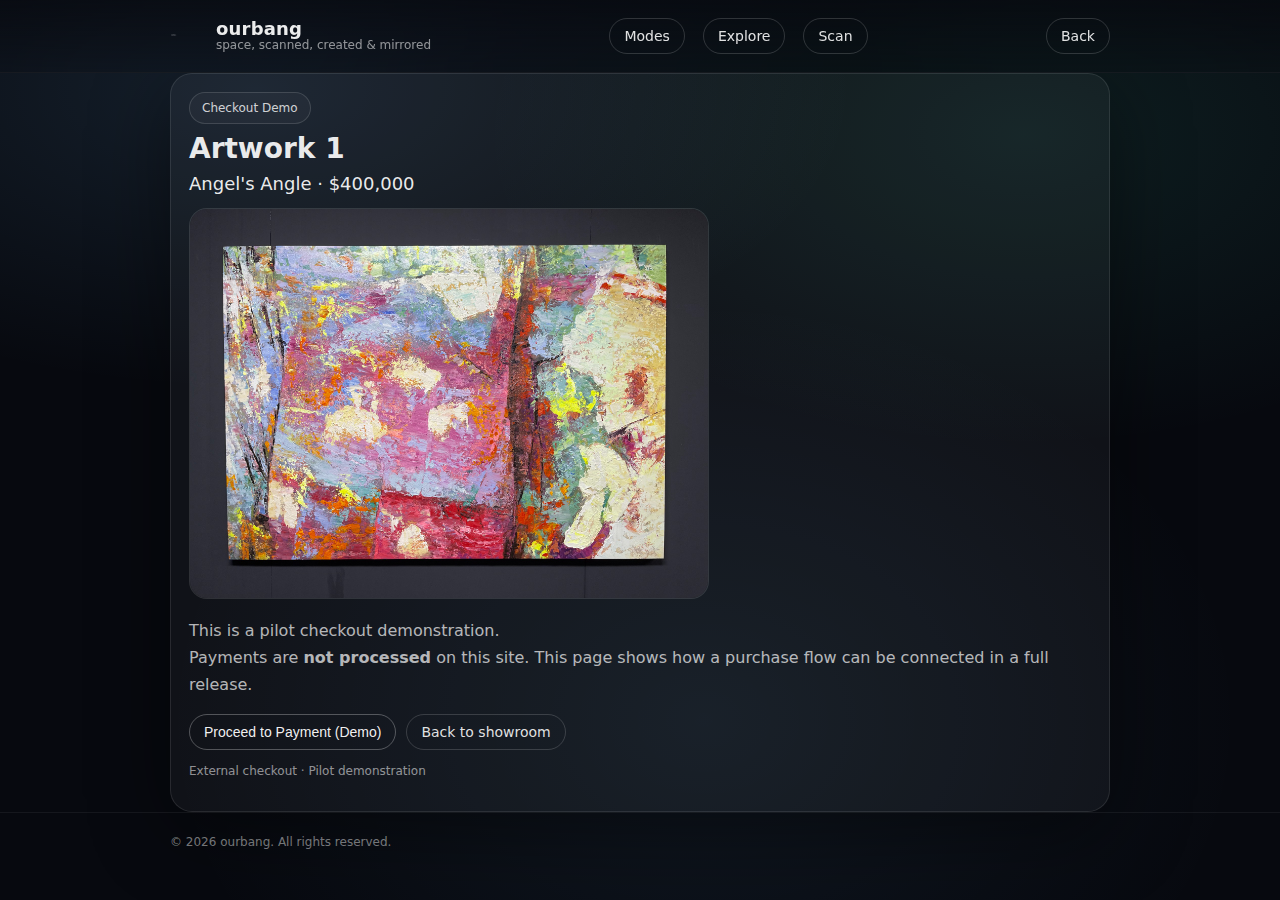
<file: purchase.html>
<!doctype html>
<html lang="en">
<head>
  <meta charset="utf-8"/>
  <meta name="viewport" content="width=device-width,initial-scale=1"/>
  <title>ourbang — Checkout Demo</title>
  <link rel="icon" href="assets/images/brand/favicon.png"/>
  <link rel="stylesheet" href="assets/css/site.css?v=10"/>
  <style>
    .wrap{max-width:980px;margin:0 auto;padding:0 20px}
    main{padding:34px 0 60px}
    .panel{border:1px solid rgba(255,255,255,.10);background:rgba(255,255,255,.04);
      border-radius:22px; padding:18px; box-shadow:0 20px 80px rgba(0,0,0,.45)}
    .muted{color:rgba(255,255,255,.70); line-height:1.7}
    .pill{display:inline-flex; align-items:center; gap:8px; padding:8px 12px;
      border:1px solid rgba(255,255,255,.14); border-radius:999px; background:rgba(255,255,255,.03);
      color:rgba(255,255,255,.80); font-size:12px}
    .h{font-size:28px; margin:8px 0 8px}
    .price{font-size:18px; margin:0 0 14px}
    .btnRow{display:flex; gap:10px; flex-wrap:wrap; margin-top:14px}
    .note{font-size:12px; color:rgba(255,255,255,.55); line-height:1.6; margin-top:12px}
    .img{width:100%; max-width:520px; border-radius:18px; border:1px solid rgba(255,255,255,.10); background:rgba(255,255,255,.03)}
  </style>
</head>
<body>
<header class="topbar">
  <div class="wrap">
    <div class="nav">
      <a class="brand" href="index.html">
        <img src="assets/images/brand/ourbang-logo.png" alt="ourbang logo" onerror="this.style.display='none'">
        <div class="name">
          <strong>ourbang</strong>
          <span>space, scanned, created &amp; mirrored</span>
        </div>
      </a>
      <nav class="menu" aria-label="Primary">
        <a href="index.html#modes">Modes</a>
        <a href="explore.html">Explore</a>
        <a href="scan.html" class="is-active">Scan</a>
      </nav>
      <div class="actions" style="display:flex; gap:10px; align-items:center">
        <a class="btn" href="scan.html#showroom">Back</a>
      </div>
    </div>
  </div>
</header>

<main class="wrap">
  <div class="panel">
    <div class="pill">Checkout Demo</div>
    <h1 class="h" id="title">Artwork</h1>
    <p class="price" id="meta"></p>

    <img class="img" id="img" alt="Artwork image"/>

    <p class="muted" style="margin-top:14px">
      This is a pilot checkout demonstration.<br/>
      Payments are <strong>not processed</strong> on this site.
      This page shows how a purchase flow can be connected in a full release.
    </p>

    <div class="btnRow">
      <button class="btn primary" type="button" onclick="alert('Demo only — 결제는 실제로 진행되지 않습니다.');">
        Proceed to Payment (Demo)
      </button>
      <a class="btn" href="scan.html#showroom">Back to showroom</a>
    </div>

    <p class="note">
      External checkout · Pilot demonstration
    </p>
  </div>
</main>

<footer class="foot">
  <div class="wrap">
    <div class="footRow">
      <div>© <span id="y"></span> ourbang. All rights reserved.</div>
    </div>
  </div>
</footer>

<script>
  document.getElementById('y').textContent = new Date().getFullYear();
  const ARTIST = "Angel's Angle";
  const PRICE = "$400,000";
  const works = {
    1: { title:"Artwork 1", img:"assets/images/artworks/1.jpg" },
    2: { title:"Artwork 2", img:"assets/images/artworks/2.jpg" },
    3: { title:"Artwork 3", img:"assets/images/artworks/3.jpg" },
    4: { title:"Artwork 4", img:"assets/images/artworks/4.jpg" },
    5: { title:"Artwork 5", img:"assets/images/artworks/5.jpg" },
    6: { title:"Artwork 6", img:"assets/images/artworks/6.jpg" },
    7: { title:"Artwork 7", img:"assets/images/artworks/7.jpg" }
  };
  const params = new URLSearchParams(location.search);
  const id = parseInt(params.get("id") || "1", 10);
  const w = works[id] || works[1];
  document.getElementById("title").textContent = w.title;
  document.getElementById("meta").textContent = ARTIST + " · " + PRICE;
  document.getElementById("img").src = w.img;
</script>
</body>
</html>
</file>
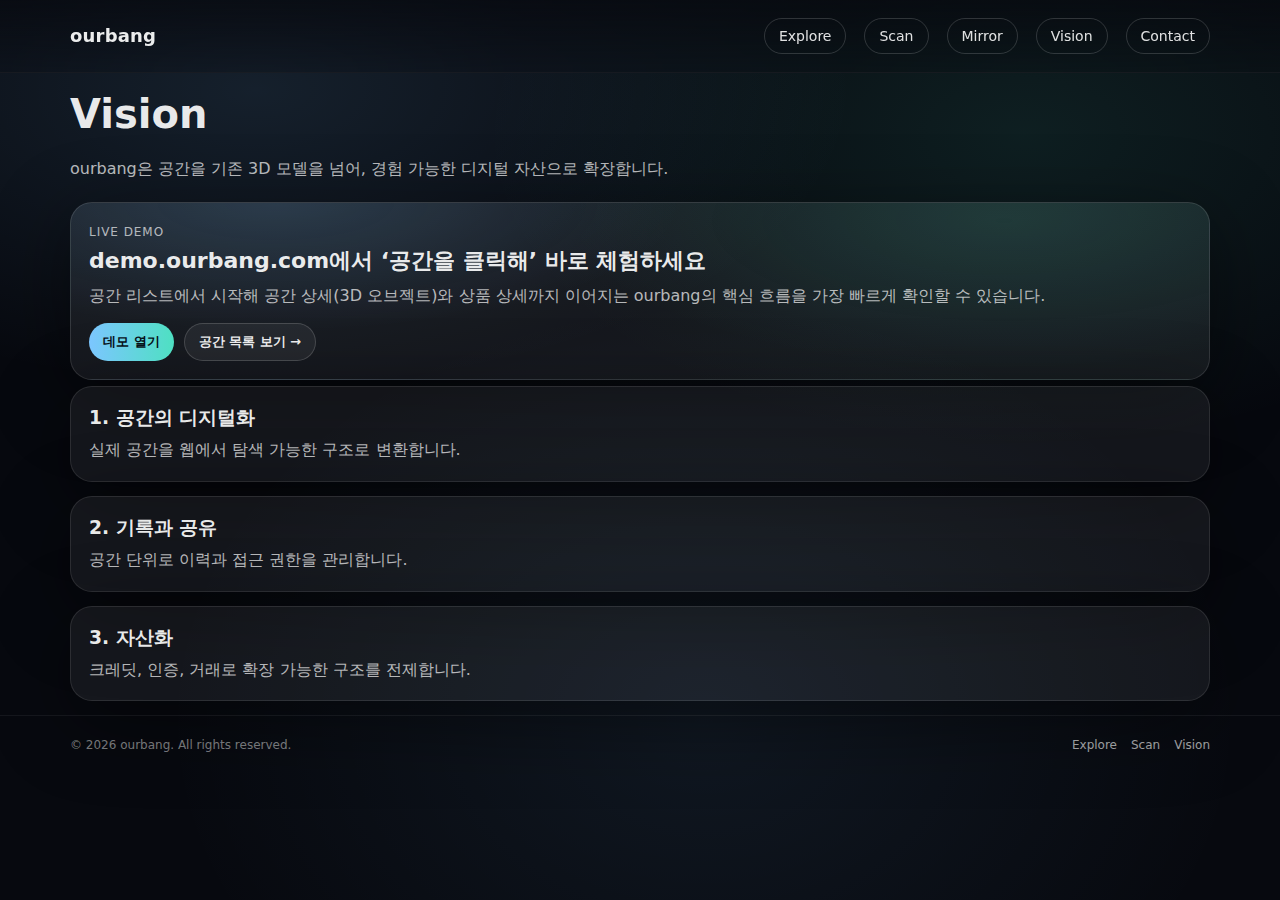
<file: vision.html>
<!DOCTYPE html>

<html lang="ko">
<head>
<meta charset="utf-8"/>
<meta content="width=device-width,initial-scale=1" name="viewport"/>
<title>ourbang — Vision</title>
<meta content="ourbang Vision — 공간을 디지털 자산으로 확장하는 방향성" name="description"/>
<meta content="ourbang — Vision" property="og:title"/>
<meta content="From space to digital asset" property="og:description"/>
<meta content="website" property="og:type"/>
<meta content="assets/images/og/og-cover.jpg" property="og:image"/>
<link href="assets/images/brand/favicon.png" rel="icon"/>
<style>
    
/* ===== Nav pills: unify hover/active/tap across PC & Mobile ===== */
.topbar .menu a{
  display:inline-flex;
  align-items:center;
  justify-content:center;
  padding:10px 10px;
  border-radius:12px;
  color: rgba(255,255,255,.70);
  transition: background .12s ease, color .12s ease, transform .12s ease, border-color .12s ease;
}
.topbar .menu a:hover{
  background: rgba(255,255,255,.05);
  color: rgba(255,255,255,.92);
}
.topbar .menu a:active{
  background: rgba(255,255,255,.08);
  transform: translateY(1px);
}
.topbar .menu a.is-active,
.topbar .menu a[aria-current="page"]{
  background: rgba(255,255,255,.06);
  color: rgba(255,255,255,.92);
  border: 1px solid rgba(255,255,255,.10);
}

:root{
      --bg:#07090f; --text:rgba(255,255,255,.92); --muted:rgba(255,255,255,.70);
      --muted2: rgba(255,255,255,.55);
      --panel:rgba(255,255,255,.04); --stroke:rgba(255,255,255,.10);
      --brand:#7cc6ff; --brand2:#4ee0c2; --shadow:0 20px 80px rgba(0,0,0,.45);
      --radius:22px; --radius2:28px; --max:1180px;
    }
    *{box-sizing:border-box}
    body{
      margin:0;
      font-family: ui-sans-serif, system-ui, -apple-system, "Segoe UI", Roboto, "Noto Sans KR", "Apple SD Gothic Neo", sans-serif;
      color: var(--text);
      background:
        radial-gradient(1000px 500px at 20% 10%, rgba(124,198,255,.12), transparent 60%),
        radial-gradient(900px 520px at 80% 15%, rgba(78,224,194,.10), transparent 60%),
        radial-gradient(900px 700px at 55% 80%, rgba(124,198,255,.08), transparent 60%),
        var(--bg);
      overflow-x:hidden;
    }
    a{color:inherit; text-decoration:none}
    .wrap{max-width:var(--max); margin:0 auto; padding:0 20px}

    
    /* Brand typography (lock with index/explore) */
    .brand .name{display:flex; flex-direction:column; line-height:1.05}
    .brand .name strong{font-size:18px; letter-spacing:.2px}
    .brand .name span{font-size:12px; color: var(--muted2)}
h1{font-size:40px; margin:18px 0}
    .lead{color:var(--muted); line-height:1.8}

    .section{padding:22px 0}
    .card{
      border:1px solid rgba(255,255,255,.10);
      border-radius:var(--radius);
      padding:18px; background:var(--panel);
      box-shadow:var(--shadow); margin-bottom:14px;
    }
    .card h3{margin:0 0 6px}
    .card p{margin:0; color:var(--muted); line-height:1.6}

    /* Demo CTA (inserted) */
    .demoCta{
      margin:18px 0 6px;
      border:1px solid rgba(255,255,255,.12);
      border-radius:var(--radius);
      padding:18px;
      background:
        radial-gradient(700px 220px at 18% 0%, rgba(124,198,255,.14), transparent 58%),
        radial-gradient(700px 240px at 82% 10%, rgba(78,224,194,.10), transparent 62%),
        var(--panel);
      box-shadow:var(--shadow);
      overflow:hidden;
    }
    .demoCta .kicker{
      display:inline-flex; align-items:center; gap:8px;
      font-size:12px; letter-spacing:.08em; text-transform:uppercase;
      color:rgba(255,255,255,.68);
      margin-bottom:8px;
    }
    .demoCta h2{
      margin:0 0 8px;
      font-size:22px;
      line-height:1.25;
    }
    .demoCta p{
      margin:0 0 14px;
      color:var(--muted);
      line-height:1.7;
    }
    .demoCta .actions{
      display:flex; gap:10px; flex-wrap:wrap; align-items:center;
    }
    .demoCta .btnLike{
      display:inline-flex; align-items:center; justify-content:center;
      height:38px; padding:0 14px;
      border-radius:999px;
      border:1px solid rgba(255,255,255,.16);
      background:rgba(255,255,255,.06);
      font-weight:600; font-size:13px;
      transition:transform .12s ease, background .12s ease, border-color .12s ease;
      user-select:none; white-space:nowrap;
    }
    .demoCta .btnLike:hover{ transform:translateY(-1px); border-color:rgba(255,255,255,.24); background:rgba(255,255,255,.09); }
    .demoCta .btnLike.primary{
      border:none;
      background:linear-gradient(90deg, var(--brand), var(--brand2));
      color:#061018;
    }

  

.menu{
    gap:10px;
    flex-wrap:nowrap;
    overflow-x:auto;
    -webkit-overflow-scrolling:touch;
    scrollbar-width:none;
  }
  .menu::-webkit-scrollbar{display:none}
  .menu a{padding:10px 8px}
  /* footer links: keep single-line, scroll instead of wrapping */
  .footRow > div:last-child{
    flex-wrap:nowrap !important;
    overflow-x:auto;
    white-space:nowrap;
    -webkit-overflow-scrolling:touch;
    scrollbar-width:none;
    max-width:100%;
  }
  .footRow > div:last-child::-webkit-scrollbar{display:none}
}


/* ===== Fixed ourbang navigation layout ===== */
.topbar{
  position: sticky !important;
  top:0 !important;
  z-index:20 !important;
  backdrop-filter: blur(14px) !important;
  background: linear-gradient(to bottom, rgba(7,9,15,.72), rgba(7,9,15,.22)) !important;
  border-bottom:1px solid rgba(255,255,255,.06) !important;
}
.nav{
  display:flex !important;
  align-items:center !important;
  justify-content:space-between !important;
  height:72px !important;
  width:100% !important;
}
.brand{
  display:flex !important;
  align-items:center !important;
  gap:12px !important;
  min-width:220px !important;
}
.brand .name{
  display:flex !important;
  flex-direction:column !important;
  line-height:1.05 !important;
}
.brand .name strong{
  font-size:18px !important;
  letter-spacing:.2px !important;
}
.menu{
  display:flex !important;
  align-items:center !important;
  justify-content:flex-end !important;
  gap:18px !important;
  flex-wrap:nowrap !important;
  overflow-x:auto !important;
  -webkit-overflow-scrolling:touch !important;
  scrollbar-width:none !important;
}
.menu::-webkit-scrollbar{display:none !important;}
.menu a{
  display:inline-flex !important;
  align-items:center !important;
  justify-content:center !important;
  padding:10px 10px !important;
  border-radius:12px !important;
  color:rgba(255,255,255,.70) !important;
  white-space:nowrap !important;
  font-size:14px !important;
}
.menu a:hover{
  background:rgba(255,255,255,.05) !important;
  color:rgba(255,255,255,.92) !important;
}
.menu a.is-active,
.menu a[aria-current="page"]{
  background:rgba(255,255,255,.06) !important;
  color:rgba(255,255,255,.92) !important;
  border:1px solid rgba(255,255,255,.10) !important;
}
@media(max-width:780px){
  .nav{
    gap:12px !important;
  }
  .brand{
    min-width:auto !important;
  }
  .menu{
    gap:10px !important;
  }
  .menu a{
    padding:10px 8px !important;
  }
}

</style>
<link href="assets/css/site.css?v=22" rel="stylesheet"/>
</head>
<body>
<header class="topbar">
  <div class="wrap">
    <div class="nav">
      <a class="brand" href="index.html">
        <div class="name">
          <strong>ourbang</strong>
        </div>
      </a>

      <nav class="menu" aria-label="Primary">
        <a href="explore.html">Explore</a>
        <a href="scan.html">Scan</a>
        <a href="mirror.html">Mirror</a>
        <a href="vision.html">Vision</a>
          <a href="contact.html">Contact</a>
        </nav>
    </div>
  </div>
</header>
<main>
<section class="wrap">
<h1>Vision</h1>
<p class="lead">
      ourbang은 공간을 기존 3D 모델을 넘어, 경험 가능한 디지털 자산으로 확장합니다.
    </p>
<div aria-label="ourbang demo link" class="demoCta">
<div class="kicker">Live Demo</div>
<h2>demo.ourbang.com에서 ‘공간을 클릭해’ 바로 체험하세요</h2>
<p>
        공간 리스트에서 시작해 공간 상세(3D 오브젝트)와 상품 상세까지 이어지는
        ourbang의 핵심 흐름을 가장 빠르게 확인할 수 있습니다.
      </p>
<div class="actions">
<a class="btnLike primary" href="ourbang_full_demo.html">데모 열기</a>
<a class="btnLike" href="ourbang_full_demo.html">공간 목록 보기 →</a>
</div>
</div>
</section>
<section class="wrap section">
<div class="card">
<h3>1. 공간의 디지털화</h3>
<p>실제 공간을 웹에서 탐색 가능한 구조로 변환합니다.</p>
</div>
<div class="card">
<h3>2. 기록과 공유</h3>
<p>공간 단위로 이력과 접근 권한을 관리합니다.</p>
</div>
<div class="card">
<h3>3. 자산화</h3>
<p>크레딧, 인증, 거래로 확장 가능한 구조를 전제합니다.</p>
</div>
</section>
</main>
<footer class="foot">
  <div class="wrap">
    <div class="footRow">
      <div>© <span id="y"></span> ourbang. All rights reserved.</div>
      <div style="display:flex; gap:14px; flex-wrap:wrap">
        <a class="mutelink" href="explore.html">Explore</a>
        <a class="mutelink" href="scan.html">Scan</a>
        <a class="mutelink" href="vision.html">Vision</a>
      </div>
    </div>
  </div>
</footer>
<script>document.getElementById('y').textContent=new Date().getFullYear()</script>

<script>
  (function(){
    const path = (location.pathname.split('/').pop() || 'index.html').toLowerCase();
    const links = document.querySelectorAll('.topbar .menu a');
    links.forEach(a=>{
      const href = (a.getAttribute('href')||'').toLowerCase();
      if(!href) return;
      if(href === path || (path === '' && href === 'index.html')){
        a.classList.add('is-active');
        a.setAttribute('aria-current','page');
      }
    });
  })();
</script>

</body>
</html>
</file>
<file: assets/css/site.css>
:root{
  --bg:#07090f;
  --panel: rgba(255,255,255,.06);
  --text: rgba(255,255,255,.92);
  --muted: rgba(255,255,255,.70);
  --muted2: rgba(255,255,255,.55);
  --brand: #7cc6ff;
  --brand2:#4ee0c2;
  --shadow: 0 20px 80px rgba(0,0,0,.45);
  --radius: 22px;
  --radius2: 28px;
  --max: 1180px;
}

*{box-sizing:border-box}
html,body{height:100%}
body{
  margin:0;
  font-family: ui-sans-serif, system-ui, -apple-system, "Segoe UI", Roboto, "Noto Sans KR", "Apple SD Gothic Neo", sans-serif;
  color: var(--text);
  background:
    radial-gradient(1000px 500px at 20% 10%, rgba(124,198,255,.12), transparent 60%),
    radial-gradient(900px 520px at 80% 15%, rgba(78,224,194,.10), transparent 60%),
    radial-gradient(900px 700px at 55% 80%, rgba(124,198,255,.08), transparent 60%),
    var(--bg);
  overflow-x:hidden;
}

a{color:inherit; text-decoration:none}
.wrap{max-width:var(--max); margin:0 auto; padding:0 20px}

/* Shared Topbar */
.topbar{
  position: sticky; top:0; z-index: 20;
  backdrop-filter: blur(14px);
  background: linear-gradient(to bottom, rgba(7,9,15,.72), rgba(7,9,15,.22));
  border-bottom: 1px solid rgba(255,255,255,.06);
}
.nav{display:flex; align-items:center; justify-content:space-between; height:72px}
.brand{display:flex; align-items:center; gap:12px; min-width:220px}
.brand img{width:34px; height:34px; object-fit:contain; filter: drop-shadow(0 8px 18px rgba(0,0,0,.45));}
.brand .name{display:flex; flex-direction:column; line-height:1.05}
.brand .name strong{font-size:18px; letter-spacing:.2px}
.brand .name span{font-size:12px; color: var(--muted2)}
.menu{display:flex; align-items:center; gap:18px}
.menu a{font-size:14px; color: var(--muted); padding:10px 10px; border-radius: 12px}
.menu a:hover{background: rgba(255,255,255,.05); color: var(--text)}
@media (max-width: 980px){
  /* Keep the same top navigation layout on mobile (no hamburger / no dropdown) */
  .brand{min-width:auto}
  .nav{gap:10px}
  .menu{
    display:flex;
    gap:10px;
    overflow-x:auto;
    -webkit-overflow-scrolling:touch;
    scrollbar-width:none;
  }
  .menu::-webkit-scrollbar{display:none}
  .menu a{
    white-space:nowrap;
    font-size:13px;
    padding:9px 10px;
  }
}

.btn{
  display:inline-flex; align-items:center; justify-content:center;
  gap:10px;
  border:1px solid rgba(255,255,255,.12);
  background: rgba(255,255,255,.04);
  color: var(--text);
  padding: 11px 14px;
  border-radius: 999px;
  font-size: 14px;
  cursor:pointer;
  transition: transform .15s ease, background .15s ease, border-color .15s ease;
  user-select:none;
  white-space:nowrap;
}
.btn:hover{transform: translateY(-1px); background: rgba(255,255,255,.06); border-color: rgba(255,255,255,.18)}
.btn.primary{
  background: linear-gradient(135deg, rgba(124,198,255,.28), rgba(78,224,194,.22));
  border-color: rgba(124,198,255,.28);
}
.btn.primary:hover{background: linear-gradient(135deg, rgba(124,198,255,.35), rgba(78,224,194,.28));}

/* Shared footer */
.foot{padding: 22px 0 40px; color: rgba(255,255,255,.45); font-size: 12px; border-top: 1px solid rgba(255,255,255,.06);}
.footRow{display:flex; justify-content:space-between; gap:12px; flex-wrap:wrap}
.mutelink{color: rgba(255,255,255,.60)}
.mutelink:hover{color: rgba(255,255,255,.85)}

/* Mirror Concept block */
.conceptGrid{
  display:grid;
  grid-template-columns: 1.15fr 0.85fr;
  gap:18px;
  align-items:stretch;
}

.conceptFigure{
  margin:0;
  border:1px solid rgba(255,255,255,.10);
  border-radius:18px;
  overflow:hidden;
  background: rgba(255,255,255,.03);
  box-shadow: 0 12px 40px rgba(0,0,0,.35);
}

.conceptFigure img{
  width:100%;
  height:auto;
  display:block;
}

.conceptCaption{
  padding:10px 12px;
  font-size:12px;
  opacity:.8;
  border-top:1px solid rgba(255,255,255,.08);
}

.conceptText{
  padding:18px;
}

.conceptBullets{
  display:grid;
  grid-template-columns: 1fr;
  gap:10px;
  margin-top:14px;
}

.conceptBullets .bullet{
  display:flex;
  gap:10px;
  align-items:flex-start;
  padding:10px 12px;
  border:1px solid rgba(255,255,255,.10);
  border-radius:14px;
  background: rgba(255,255,255,.02);
}

.conceptBullets .bullet b{
  min-width:72px;
  display:inline-block;
}

@media (max-width: 980px){
  .conceptGrid{
    grid-template-columns: 1fr;
  }
}


/* Unified Buttons (Global) */
a.btn, .btn{
  background: transparent !important;
  border: 1px solid rgba(255,255,255,.16) !important;
  color: rgba(255,255,255,.88) !important;
  border-radius: 999px !important;
  padding: 10px 14px !important;
  line-height: 1 !important;
  text-decoration: none !important;
  box-shadow: none !important;
  transform: none !important;
  transition: color .18s ease, border-color .18s ease, background-color .18s ease !important;
  backdrop-filter: none !important;
}

a.btn:hover, .btn:hover{
  background: rgba(255,255,255,.08) !important;
  border-color: rgba(255,255,255,.32) !important;
  color: rgba(255,255,255,1) !important;
  transform: none !important;
}

a.btn:active, .btn:active{
  transform: none !important;
}

a.btn:focus-visible, .btn:focus-visible{
  outline: 2px solid rgba(255,255,255,.55) !important;
  outline-offset: 3px !important;
}

/* Primary buttons should not be green anywhere */
a.btn.primary, .btn.primary{
  background: transparent !important;
  border-color: rgba(255,255,255,.28) !important;
  color: rgba(255,255,255,.95) !important;
  box-shadow: none !important;
}

a.btn.primary:hover, .btn.primary:hover{
  background: rgba(255,255,255,.10) !important;
  border-color: rgba(255,255,255,.40) !important;
  color: rgba(255,255,255,1) !important;
  transform: none !important;
}

/* Remove hover motion from common CTA wrappers */
.ctaRow a, .heroBtns a, .actions a{
  transform: none !important;
}


/* Unified Navigation (Header) */
.topbar .menu a,
.topbar .actions a.btn{
  background: transparent !important;
  border: 1px solid rgba(255,255,255,.16) !important;
  color: rgba(255,255,255,.88) !important;
  border-radius: 999px !important;
  padding: 10px 14px !important;
  line-height: 1 !important;
  text-decoration: none !important;
  box-shadow: none !important;
  transform: none !important;
  transition: color .18s ease, border-color .18s ease, background-color .18s ease !important;
}
.topbar .menu a:hover,
.topbar .actions a.btn:hover{
  background: rgba(255,255,255,.08) !important;
  border-color: rgba(255,255,255,.32) !important;
  color: rgba(255,255,255,1) !important;
}
.topbar .menu a:focus-visible,
.topbar .actions a.btn:focus-visible{
  outline: 2px solid rgba(255,255,255,.55) !important;
  outline-offset: 3px !important;
}
.topbar .menu a:hover,
.topbar .actions a.btn:hover,
.topbar .menu a:active,
.topbar .actions a.btn:active{
  transform: none !important;
}
.topbar .actions a.btn.primary,
.topbar .actions a.btn.primary:hover{
  background: transparent !important;
  border-color: rgba(255,255,255,.28) !important;
  color: rgba(255,255,255,.95) !important;
}

/* =========================
   Create output clickable badge (index)
   ========================= */
.badgeLink{display:inline-flex; align-items:center}
.badgeLink .badge{cursor:pointer}
.badgeLink:hover .badge{filter:brightness(1.08)}
.badgeLink:focus-visible{outline:2px solid rgba(120,180,255,.55); outline-offset:3px; border-radius:14px}

/* =========================
   Video showroom hotspots + modal
   ========================= */
.videoStage{
  position:relative;
  border:1px solid rgba(255,255,255,.10);
  border-radius:24px;
  overflow:hidden;
  background:rgba(255,255,255,.03);
  box-shadow:0 20px 80px rgba(0,0,0,.45);
}
.videoStage video{width:100%; height:auto; display:block; background:#000}
.hotspot{
  position:absolute;
  border:1px solid rgba(120,180,255,.55);
  background:rgba(120,180,255,.10);
  border-radius:14px;
  cursor:pointer;
  transition:transform .12s ease, filter .12s ease, background .12s ease;
  backdrop-filter: blur(2px);
}
.hotspot:hover{filter:brightness(1.15); transform:scale(1.01)}
.hotspot::after{
  content:attr(data-label);
  position:absolute;
  left:8px; top:8px;
  font-size:12px;
  color:rgba(255,255,255,.92);
  background:rgba(0,0,0,.45);
  border:1px solid rgba(255,255,255,.14);
  padding:4px 8px;
  border-radius:999px;
}
.hotspot[hidden]{display:none !important}

.modalBack{
  position:fixed; inset:0;
  background:rgba(0,0,0,.55);
  display:none;
  align-items:center; justify-content:center;
  padding:18px;
  z-index:9999;
}
.modalBack.open{display:flex}
.modal{
  width:min(980px, 96vw);
  max-height:92vh;
  overflow:auto;
  border:1px solid rgba(255,255,255,.12);
  background:rgba(15,18,25,.92);
  border-radius:22px;
  box-shadow:0 30px 120px rgba(0,0,0,.65);
}
.modalTop{
  display:flex; align-items:flex-start; justify-content:space-between;
  gap:12px;
  padding:14px 14px 0;
}
.modalTop h3{margin:0; font-size:20px}
.modalClose{
  appearance:none; border:1px solid rgba(255,255,255,.16);
  background:rgba(255,255,255,.06);
  color:rgba(255,255,255,.85);
  border-radius:12px;
  padding:8px 10px;
  cursor:pointer;
}
.modalBody{padding:14px}
.modalGrid{display:grid; grid-template-columns: 1.2fr .8fr; gap:14px}
@media (max-width: 860px){.modalGrid{grid-template-columns:1fr}}
.modalImg{
  width:100%;
  border-radius:18px;
  border:1px solid rgba(255,255,255,.10);
  background:rgba(255,255,255,.03);
}



/* ===== Nav pills: unify hover/active/tap across PC & Mobile ===== */
.topbar .menu a{
  display:inline-flex;
  align-items:center;
  justify-content:center;
  padding:10px 10px;
  border-radius:12px;
  color: rgba(255,255,255,.70);
  transition: background .12s ease, color .12s ease, transform .12s ease, border-color .12s ease;
}
.topbar .menu a:hover{
  background: rgba(255,255,255,.05);
  color: rgba(255,255,255,.92);
}
.topbar .menu a:active{
  background: rgba(255,255,255,.08);
  transform: translateY(1px);
}
.topbar .menu a.is-active,
.topbar .menu a[aria-current="page"]{
  background: rgba(255,255,255,.06);
  color: rgba(255,255,255,.92);
  border: 1px solid rgba(255,255,255,.10);
}
</file>
